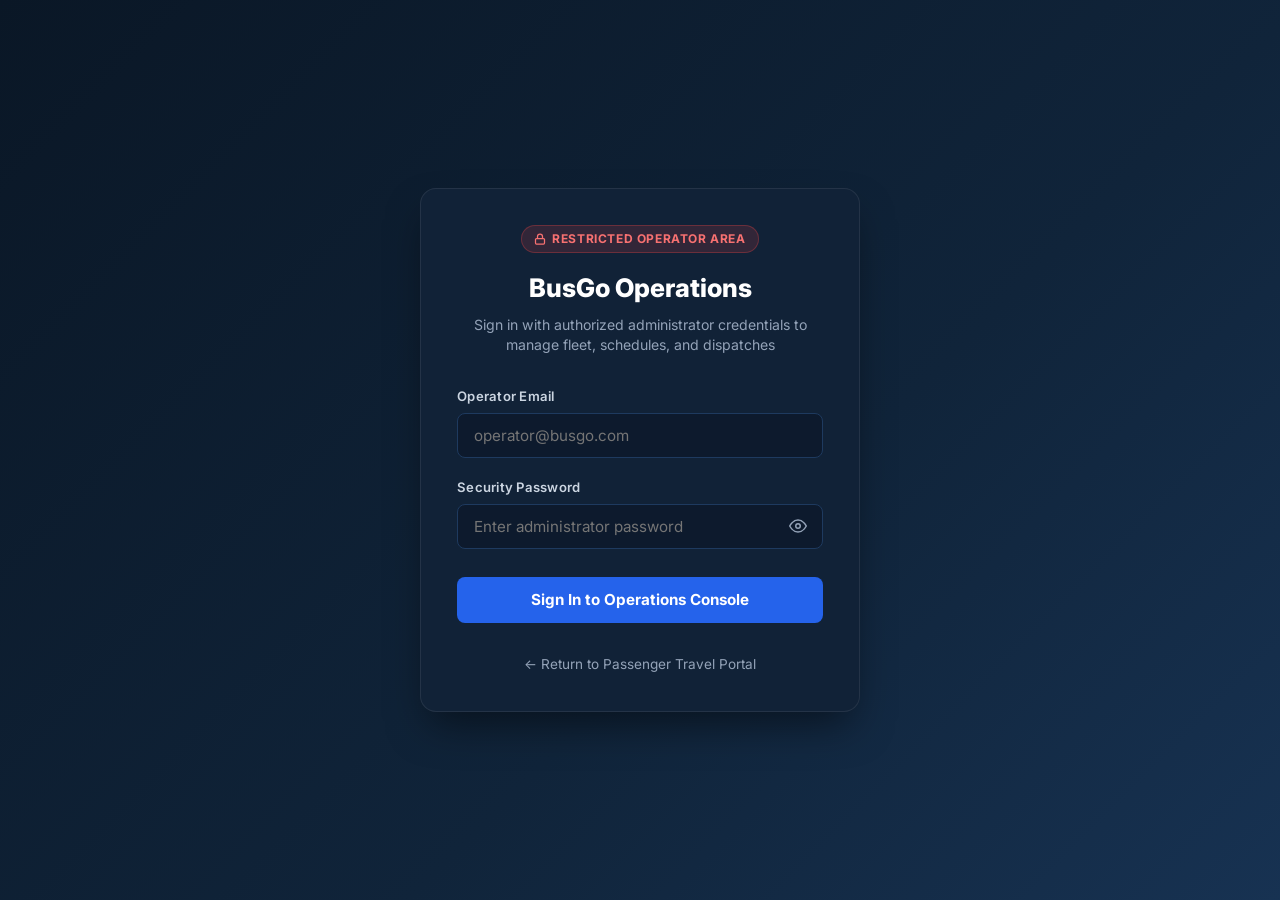
<file: frontend/admin-login.html>
<!DOCTYPE html>
<html lang="en">
<head>
  <meta charset="UTF-8" />
  <meta name="viewport" content="width=device-width, initial-scale=1.0" />
  <title>Admin Operations Sign In — BusGo</title>
  <link rel="stylesheet" href="assets/css/variables.css" />
  <link rel="stylesheet" href="assets/css/common.css" />
  <link rel="stylesheet" href="assets/css/admin.css" />
  <link rel="preconnect" href="https://fonts.googleapis.com">
  <link rel="preconnect" href="https://fonts.gstatic.com" crossorigin>
  <link href="https://fonts.googleapis.com/css2?family=Inter:wght@400;500;600;700;800&family=JetBrains+Mono:wght@500;700&display=swap" rel="stylesheet">
  <style>
    .admin-login-body {
      min-height: 100vh;
      display: flex;
      flex-direction: column;
      justify-content: center;
      align-items: center;
      background: linear-gradient(135deg, #0a1726 0%, #10243a 60%, #173252 100%);
      padding: 1.5rem;
      font-family: var(--font-sans, 'Inter', sans-serif);
      color: #e2e8f0;
    }
    .admin-login-card {
      width: 100%;
      max-width: 440px;
      background: #112237;
      border: 1px solid rgba(255, 255, 255, 0.08);
      border-radius: 16px;
      box-shadow: 0 20px 40px -10px rgba(0, 0, 0, 0.5);
      padding: 2.25rem;
    }
    .admin-login-header {
      text-align: center;
      margin-bottom: 2rem;
    }
    .admin-login-badge {
      display: inline-flex;
      align-items: center;
      gap: 6px;
      background: rgba(239, 68, 68, 0.15);
      border: 1px solid rgba(239, 68, 68, 0.3);
      color: #f87171;
      padding: 4px 12px;
      border-radius: 9999px;
      font-size: 0.75rem;
      font-weight: 700;
      letter-spacing: 0.05em;
      text-transform: uppercase;
      margin-bottom: 1rem;
    }
    .admin-login-title {
      font-size: 1.6rem;
      font-weight: 800;
      color: #ffffff;
      margin: 0 0 0.5rem;
    }
    .admin-login-subtitle {
      font-size: 0.88rem;
      color: #94a3b8;
      margin: 0;
      line-height: 1.4;
    }
    .admin-form-group {
      margin-bottom: 1.25rem;
    }
    .admin-form-label {
      display: block;
      font-size: 0.82rem;
      font-weight: 600;
      color: #cbd5e1;
      margin-bottom: 0.4rem;
      letter-spacing: 0.02em;
    }
    .admin-input-wrap {
      position: relative;
    }
    .admin-input {
      width: 100%;
      background: #0d1a2d;
      border: 1px solid #1e3a5f;
      border-radius: 8px;
      color: #ffffff;
      padding: 0.75rem 1rem;
      font-size: 0.95rem;
      outline: none;
      transition: border-color 0.15s ease, box-shadow 0.15s ease;
      box-sizing: border-box;
    }
    .admin-input:focus {
      border-color: #3b82f6;
      box-shadow: 0 0 0 3px rgba(59, 130, 246, 0.25);
    }
    .admin-input.is-invalid {
      border-color: #ef4444;
      box-shadow: 0 0 0 3px rgba(239, 68, 68, 0.25);
    }
    .admin-toggle-pwd {
      position: absolute;
      right: 12px;
      top: 50%;
      transform: translateY(-50%);
      background: transparent;
      border: none;
      color: #94a3b8;
      cursor: pointer;
      padding: 4px;
      display: flex;
      align-items: center;
      justify-content: center;
    }
    .admin-toggle-pwd:hover {
      color: #ffffff;
    }
    .admin-submit-btn {
      width: 100%;
      background: #2563eb;
      color: #ffffff;
      border: none;
      border-radius: 8px;
      padding: 0.85rem;
      font-size: 0.95rem;
      font-weight: 700;
      cursor: pointer;
      transition: background-color 0.15s ease;
      margin-top: 0.5rem;
    }
    .admin-submit-btn:hover {
      background: #1d4ed8;
    }
    .admin-submit-btn:disabled {
      opacity: 0.7;
      cursor: not-allowed;
    }
    .admin-alert {
      background: rgba(239, 68, 68, 0.12);
      border: 1px solid rgba(239, 68, 68, 0.3);
      color: #fca5a5;
      padding: 0.75rem 1rem;
      border-radius: 8px;
      font-size: 0.85rem;
      margin-bottom: 1.25rem;
      line-height: 1.4;
    }
    .admin-footer-link {
      margin-top: 1.75rem;
      text-align: center;
    }
    .admin-footer-link a {
      color: #94a3b8;
      text-decoration: none;
      font-size: 0.85rem;
      transition: color 0.15s ease;
    }
    .admin-footer-link a:hover {
      color: #ffffff;
    }
    .field-error-text {
      color: #fca5a5;
      font-size: 0.78rem;
      margin-top: 0.35rem;
      display: block;
    }
    .hidden {
      display: none !important;
    }
  </style>
</head>
<body class="admin-login-body">
  <div class="admin-login-card">
    <div class="admin-login-header">
      <div class="admin-login-badge">
        <svg width="12" height="12" viewBox="0 0 24 24" fill="none" stroke="currentColor" stroke-width="2.5">
          <rect x="3" y="11" width="18" height="11" rx="2" ry="2"/>
          <path d="M7 11V7a5 5 0 0 1 10 0v4"/>
        </svg>
        Restricted Operator Area
      </div>
      <h1 class="admin-login-title">BusGo Operations</h1>
      <p class="admin-login-subtitle">Sign in with authorized administrator credentials to manage fleet, schedules, and dispatches</p>
    </div>

    <!-- Alert Banner -->
    <div id="adminAlert" class="admin-alert hidden" role="alert"></div>

    <form id="adminLoginForm" novalidate>
      <div class="admin-form-group">
        <label for="adminEmail" class="admin-form-label">Operator Email</label>
        <div class="admin-input-wrap">
          <input type="email" id="adminEmail" class="admin-input" placeholder="operator@busgo.com" autocomplete="email" required />
        </div>
        <span class="field-error-text hidden" id="adminEmailError"></span>
      </div>

      <div class="admin-form-group">
        <label for="adminPassword" class="admin-form-label">Security Password</label>
        <div class="admin-input-wrap">
          <input type="password" id="adminPassword" class="admin-input" placeholder="Enter administrator password" autocomplete="current-password" required />
          <button type="button" class="admin-toggle-pwd" id="togglePasswordBtn" aria-label="Show password" title="Show password">
            <svg id="eyeOpenIcon" width="18" height="18" viewBox="0 0 24 24" fill="none" stroke="currentColor" stroke-width="2">
              <path d="M1 12s4-8 11-8 11 8 11 8-4 8-11 8-11-8-11-8z"></path>
              <circle cx="12" cy="12" r="3"></circle>
            </svg>
            <svg id="eyeOffIcon" class="hidden" width="18" height="18" viewBox="0 0 24 24" fill="none" stroke="currentColor" stroke-width="2">
              <path d="M17.94 17.94A10.07 10.07 0 0 1 12 20c-7 0-11-8-11-8a18.45 18.45 0 0 1 5.06-5.94M9.9 4.24A9.12 9.12 0 0 1 12 4c7 0 11 8 11 8a18.5 18.5 0 0 1-2.16 3.19m-6.72-1.07a3 3 0 1 1-4.24-4.24"></path>
              <line x1="1" y1="1" x2="23" y2="23"></line>
            </svg>
          </button>
        </div>
        <span class="field-error-text hidden" id="adminPasswordError"></span>
      </div>

      <button type="submit" class="admin-submit-btn" id="adminLoginBtn">
        Sign In to Operations Console
      </button>
    </form>

    <div class="admin-footer-link">
      <a href="index.html">← Return to Passenger Travel Portal</a>
    </div>
  </div>

  <script type="module">
    import { AuthService } from './assets/js/auth.js';
    import { ApiClient } from './assets/js/api.js';

    function sanitizeRedirectUrl(url, defaultUrl = 'admin.html') {
      if (!url || typeof url !== 'string') return defaultUrl;
      const trimmed = url.trim();
      // Block open redirects (protocols, protocol-relative //, javascript:, data:)
      if (trimmed.startsWith('//') || /^[a-zA-Z][a-zA-Z0-9+.-]*:/.test(trimmed)) {
        return defaultUrl;
      }
      // Must be an admin-related destination or relative file
      return trimmed;
    }

    document.addEventListener('DOMContentLoaded', () => {
      const form = document.getElementById('adminLoginForm');
      const emailInput = document.getElementById('adminEmail');
      const passwordInput = document.getElementById('adminPassword');
      const submitBtn = document.getElementById('adminLoginBtn');
      const alertEl = document.getElementById('adminAlert');
      const emailError = document.getElementById('adminEmailError');
      const passwordError = document.getElementById('adminPasswordError');
      const togglePwdBtn = document.getElementById('togglePasswordBtn');
      const eyeOpen = document.getElementById('eyeOpenIcon');
      const eyeOff = document.getElementById('eyeOffIcon');

      const urlParams = new URLSearchParams(window.location.search);
      const rawRedirect = urlParams.get('redirect') || urlParams.get('returnUrl') || 'admin.html';
      const redirectUrl = sanitizeRedirectUrl(rawRedirect, 'admin.html');

      // Toggle password visibility
      togglePwdBtn.addEventListener('click', () => {
        const isPassword = passwordInput.type === 'password';
        passwordInput.type = isPassword ? 'text' : 'password';
        eyeOpen.classList.toggle('hidden', isPassword);
        eyeOff.classList.toggle('hidden', !isPassword);
        togglePwdBtn.setAttribute('aria-label', isPassword ? 'Hide password' : 'Show password');
      });

      function clearErrors() {
        alertEl.classList.add('hidden');
        alertEl.textContent = '';
        emailInput.classList.remove('is-invalid');
        passwordInput.classList.remove('is-invalid');
        emailError.classList.add('hidden');
        passwordError.classList.add('hidden');
      }

      [emailInput, passwordInput].forEach(inp => {
        inp.addEventListener('input', clearErrors);
      });

      form.addEventListener('submit', async (e) => {
        e.preventDefault();
        clearErrors();

        const email = emailInput.value.trim();
        const password = passwordInput.value;
        let hasError = false;

        if (!email || !/^[^\s@]+@[^\s@]+\.[^\s@]+$/.test(email)) {
          emailInput.classList.add('is-invalid');
          emailError.textContent = 'Please enter a valid administrator email address.';
          emailError.classList.remove('hidden');
          hasError = true;
        }

        if (!password) {
          passwordInput.classList.add('is-invalid');
          passwordError.textContent = 'Please enter your administrator password.';
          passwordError.classList.remove('hidden');
          hasError = true;
        }

        if (hasError) return;

        try {
          submitBtn.disabled = true;
          submitBtn.textContent = 'Verifying credentials...';

          const user = await AuthService.login(email, password);

          // Strictly enforce admin role check
          const role = user && user.role;
          const isAdmin = role === 'ROLE_ADMIN' || role === 'ADMIN';

          if (!isAdmin) {
            // Customer attempted to use the admin portal
            AuthService.logout(null);
            alertEl.textContent = 'Access Denied: This operations portal is strictly restricted to administrator accounts.';
            alertEl.classList.remove('hidden');
            return;
          }

          // Ensure session is synchronized in root ApiClient keys too for cross-page compatibility
          const token = ApiClient.getToken();
          if (token) {
            localStorage.setItem('busgo_jwt_token', token);
            localStorage.setItem('busgo_token', token);
          }

          window.location.href = redirectUrl;
        } catch (err) {
          alertEl.textContent = err.message || 'Invalid administrator email or password.';
          alertEl.classList.remove('hidden');
        } finally {
          submitBtn.disabled = false;
          submitBtn.textContent = 'Sign In to Operations Console';
        }
      });
    });
  </script>
</body>
</html>
</file>
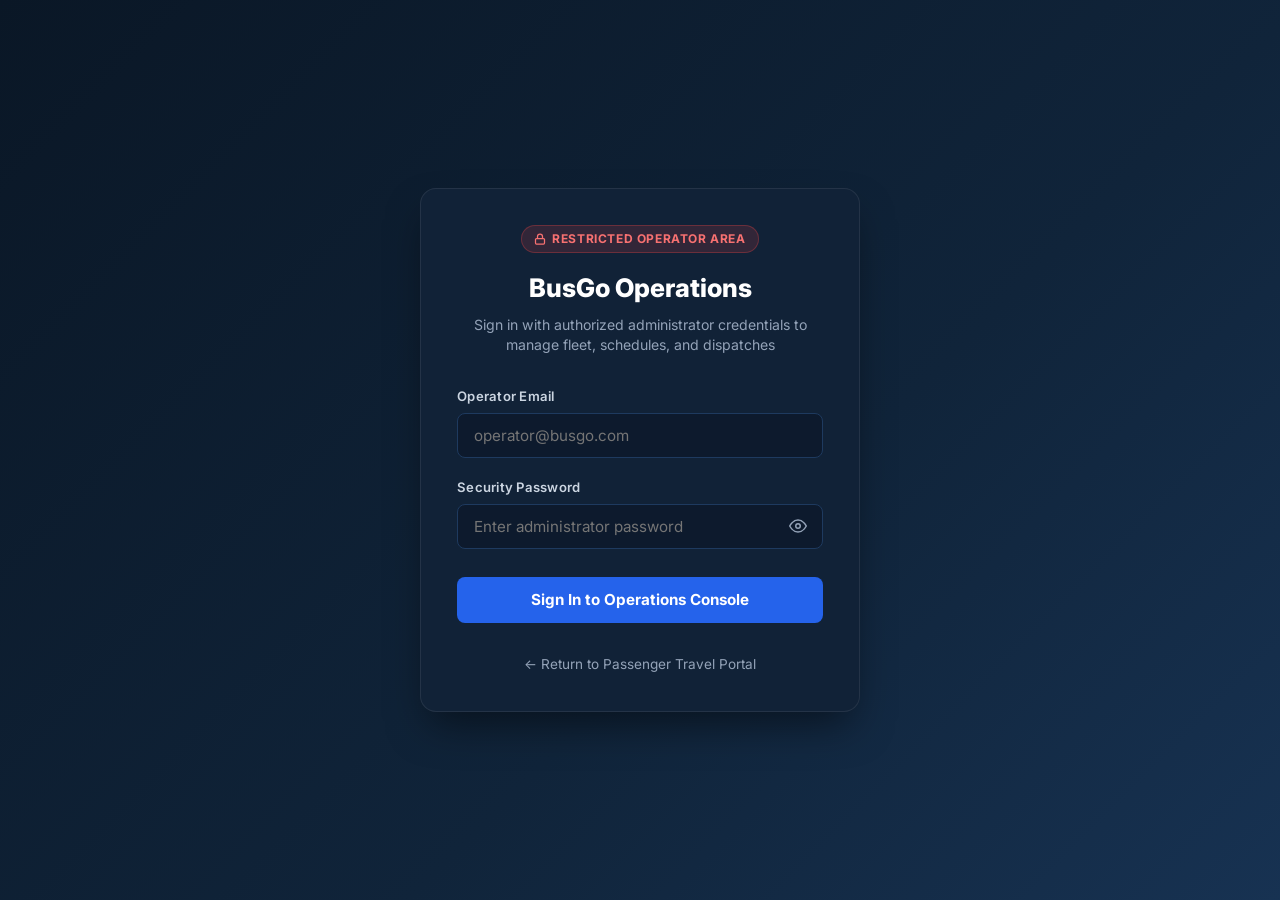
<file: frontend/admin.html>
<!DOCTYPE html>
<html lang="en">
<head>
  <meta charset="UTF-8">
  <meta name="viewport" content="width=device-width, initial-scale=1.0">
  <title>Admin Operations Center - BusGo</title>
  <link rel="stylesheet" href="assets/css/variables.css">
  <link rel="stylesheet" href="assets/css/common.css">
  <link rel="stylesheet" href="assets/css/admin.css">
  <link rel="preconnect" href="https://fonts.googleapis.com">
  <link rel="preconnect" href="https://fonts.gstatic.com" crossorigin>
  <link href="https://fonts.googleapis.com/css2?family=Inter:wght@400;500;600;700;800&family=JetBrains+Mono:wght@500;700&display=swap" rel="stylesheet">
</head>
<body class="admin-layout">
  <!-- Sidebar -->
  <aside class="admin-sidebar">
    <div class="admin-brand">
      <div class="admin-brand-title">Bus<span>Go</span></div>
      <span class="admin-badge">Admin</span>
    </div>

    <nav class="admin-nav">
      <a class="admin-nav-item active" data-view="dashboard">
        <svg viewBox="0 0 24 24" fill="none" stroke="currentColor" stroke-width="2"><rect x="3" y="3" width="7" height="7"/><rect x="14" y="3" width="7" height="7"/><rect x="14" y="14" width="7" height="7"/><rect x="3" y="14" width="7" height="7"/></svg>
        <span>Dashboard</span>
      </a>

      <a class="admin-nav-item" data-view="schedules">
        <svg viewBox="0 0 24 24" fill="none" stroke="currentColor" stroke-width="2"><rect x="3" y="4" width="18" height="18" rx="2" ry="2"/><line x1="16" y1="2" x2="16" y2="6"/><line x1="8" y1="2" x2="8" y2="6"/><line x1="3" y1="10" x2="21" y2="10"/></svg>
        <span>Trip Schedules</span>
      </a>

      <a class="admin-nav-item" data-view="buses">
        <svg viewBox="0 0 24 24" fill="none" stroke="currentColor" stroke-width="2"><path d="M8 6v6"/><path d="M15 6v6"/><path d="M2 12h19.6"/><path d="M18 18h3s.5-1.7.8-2.8c.1-.4.2-.8.2-1.2 0-.4-.1-.8-.2-1.2L21 10h-3"/><rect x="2" y="6" width="16" height="12" rx="2"/><circle cx="6" cy="18" r="2"/><circle cx="14" cy="18" r="2"/></svg>
        <span>Bus Fleet</span>
      </a>

      <a class="admin-nav-item" data-view="routes">
        <svg viewBox="0 0 24 24" fill="none" stroke="currentColor" stroke-width="2"><circle cx="6" cy="19" r="3"/><path d="M9 19h8.5a4.5 4.5 0 0 0 0-9H5a3 3 0 0 1 0-6h14"/></svg>
        <span>Routes & Fares</span>
      </a>

      <a class="admin-nav-item" data-view="drivers">
        <svg viewBox="0 0 24 24" fill="none" stroke="currentColor" stroke-width="2"><path d="M20 21v-2a4 4 0 0 0-4-4H8a4 4 0 0 0-4 4v2"/><circle cx="12" cy="7" r="4"/></svg>
        <span>Drivers</span>
      </a>

      <a class="admin-nav-item" data-view="bookings">
        <svg viewBox="0 0 24 24" fill="none" stroke="currentColor" stroke-width="2"><path d="M14 2H6a2 2 0 0 0-2 2v16a2 2 0 0 0 2 2h12a2 2 0 0 0 2-2V8z"/><polyline points="14 2 14 8 20 8"/><line x1="16" y1="13" x2="8" y2="13"/><line x1="16" y1="17" x2="8" y2="17"/></svg>
        <span>Bookings & Refunds</span>
      </a>

      <a class="admin-nav-item" data-view="notifications">
        <svg viewBox="0 0 24 24" fill="none" stroke="currentColor" stroke-width="2"><path d="M21 11.5a8.38 8.38 0 0 1-.9 3.8 8.5 8.5 0 0 1-7.6 4.7 8.38 8.38 0 0 1-3.8-.9L3 21l1.9-5.7a8.38 8.38 0 0 1-.9-3.8 8.5 8.5 0 0 1 4.7-7.6 8.38 8.38 0 0 1 3.8-.9h.5a8.48 8.48 0 0 1 8 8v.5z"/></svg>
        <span>WhatsApp Dispatches</span>
      </a>
    </nav>

    <div class="admin-sidebar-footer">
      <div class="admin-user-profile">
        <div class="admin-avatar">AD</div>
        <div class="admin-user-info">
          <span class="admin-user-name" id="adminUserName">Admin</span>
          <span class="admin-user-role">Super Administrator</span>
        </div>
      </div>
      <button id="adminLogoutBtn" title="Logout" style="background:transparent; border:none; color:#94a3b8; cursor:pointer;">
        <svg width="18" height="18" viewBox="0 0 24 24" fill="none" stroke="currentColor" stroke-width="2"><path d="M9 21H5a2 2 0 0 1-2-2V5a2 2 0 0 1 2-2h4"/><polyline points="16 17 21 12 16 7"/><line x1="21" y1="12" x2="9" y2="12"/></svg>
      </button>
    </div>
  </aside>

  <!-- Main View -->
  <div class="admin-main">
    <header class="admin-topbar">
      <h1 class="admin-topbar-title" id="adminViewTitle">Operations Dashboard</h1>
      <div class="admin-topbar-actions">
        <a href="index.html" class="btn btn-secondary btn-sm" target="_blank">View Passenger Portal &nearr;</a>
        <button id="cleanupHoldsBtn" class="btn btn-secondary btn-sm" title="Release seat locks whose 10-minute hold window has expired">
          Clear Expired Holds
        </button>
        <button id="triggerDispatchBtn" class="btn btn-primary btn-sm" style="background:#059669; border-color:#059669;" title="Test and trigger driver manifests (Simulated in Mock Provider mode)">
          Run WhatsApp Dispatch (Mock Simulation)
        </button>
      </div>
    </header>

    <main class="admin-content">
      <!-- 1. DASHBOARD VIEW -->
      <section id="viewDashboard" class="admin-view-panel active">
        <div class="metrics-grid">
          <div class="metric-card">
            <div class="metric-icon-wrap metric-icon-bookings">
              <svg width="24" height="24" viewBox="0 0 24 24" fill="none" stroke="currentColor" stroke-width="2"><path d="M16 21v-2a4 4 0 0 0-4-4H5a4 4 0 0 0-4 4v2"/><circle cx="8.5" cy="7" r="4"/><polyline points="17 11 19 13 23 9"/></svg>
            </div>
            <div class="metric-content">
              <span class="metric-label">Confirmed Bookings</span>
              <span class="metric-value" id="metricBookingsCount">0</span>
            </div>
          </div>

          <div class="metric-card">
            <div class="metric-icon-wrap metric-icon-revenue">
              <svg width="24" height="24" viewBox="0 0 24 24" fill="none" stroke="currentColor" stroke-width="2"><line x1="12" y1="1" x2="12" y2="23"/><path d="M17 5H9.5a3.5 3.5 0 0 0 0 7h5a3.5 3.5 0 0 1 0 7H6"/></svg>
            </div>
            <div class="metric-content">
              <span class="metric-label">Gross Revenue</span>
              <span class="metric-value" id="metricRevenue">₹0</span>
            </div>
          </div>

          <div class="metric-card">
            <div class="metric-icon-wrap metric-icon-buses">
              <svg width="24" height="24" viewBox="0 0 24 24" fill="none" stroke="currentColor" stroke-width="2"><rect x="2" y="6" width="16" height="12" rx="2"/><circle cx="6" cy="18" r="2"/><circle cx="14" cy="18" r="2"/></svg>
            </div>
            <div class="metric-content">
              <span class="metric-label">Active Buses</span>
              <span class="metric-value" id="metricBuses">0</span>
            </div>
          </div>

          <div class="metric-card">
            <div class="metric-icon-wrap metric-icon-dispatch">
              <svg width="24" height="24" viewBox="0 0 24 24" fill="none" stroke="currentColor" stroke-width="2"><path d="M21 11.5a8.38 8.38 0 0 1-.9 3.8 8.5 8.5 0 0 1-7.6 4.7 8.38 8.38 0 0 1-3.8-.9L3 21l1.9-5.7a8.38 8.38 0 0 1-.9-3.8 8.5 8.5 0 0 1 4.7-7.6 8.38 8.38 0 0 1 3.8-.9h.5a8.48 8.48 0 0 1 8 8v.5z"/></svg>
            </div>
            <div class="metric-content">
              <span class="metric-label">WhatsApp Dispatches</span>
              <span class="metric-value" id="metricDispatches">0</span>
            </div>
          </div>
        </div>

        <div class="admin-card">
          <div class="admin-card-header">
            <h3 class="admin-card-title">Recent Trips & Operational Schedules</h3>
            <button class="btn btn-secondary btn-sm" id="dashViewAllSchedules">Manage All Schedules</button>
          </div>
          <div class="admin-table-wrapper">
            <table class="admin-table">
              <thead>
                <tr>
                  <th>Schedule ID</th>
                  <th>Route</th>
                  <th>Bus (Reg)</th>
                  <th>Date & Time</th>
                  <th>Assigned Driver</th>
                  <th>Base Fare</th>
                  <th>Status</th>
                </tr>
              </thead>
              <tbody id="dashSchedulesBody">
                <!-- Dynamically loaded -->
              </tbody>
            </table>
          </div>
        </div>
      </section>

      <!-- 2. SCHEDULES VIEW -->
      <section id="viewSchedules" class="admin-view-panel" style="display:none;">
        <div class="admin-card">
          <div class="admin-card-header" style="flex-wrap: wrap; gap: 12px;">
            <div>
              <h3 class="admin-card-title">Trip Schedules</h3>
              <div style="font-size:var(--text-xs); color:var(--color-text-muted); margin-top:2px;">
                Showing today's and upcoming operational journeys by default.
              </div>
            </div>
            <div style="display: flex; align-items: center; gap: 8px;">
              <select id="scheduleFilterSelect" class="form-control" style="width: auto; padding: 5px 12px; font-size: var(--text-xs); background: #0f172a; color: #f8fafc; border: 1px solid rgba(255,255,255,0.15); border-radius: 6px;">
                <option value="upcoming" selected>Upcoming & Today (Default)</option>
                <option value="all">All Trips (Including Past History)</option>
                <option value="past">Past Trips Only</option>
              </select>
              <button class="btn btn-primary btn-sm" id="openAddScheduleModalBtn">+ Add New Schedule</button>
            </div>
          </div>
          <div class="admin-table-wrapper">
            <table class="admin-table">
              <thead>
                <tr>
                  <th>ID</th>
                  <th>Route</th>
                  <th>Bus</th>
                  <th>Journey Date</th>
                  <th>Departure</th>
                  <th>Arrival</th>
                  <th>Fare</th>
                  <th>Driver</th>
                  <th>Status</th>
                  <th>Actions</th>
                </tr>
              </thead>
              <tbody id="schedulesTableBody"></tbody>
            </table>
          </div>
        </div>
      </section>

      <!-- 3. BUSES VIEW -->
      <section id="viewBuses" class="admin-view-panel" style="display:none;">
        <div class="admin-card">
          <div class="admin-card-header">
            <div>
              <h3 class="admin-card-title">Bus Fleet Management</h3>
              <div style="font-size:var(--text-xs); color:var(--color-text-muted); margin-top:2px;">
                Active buses available for dispatch and route assignment.
              </div>
            </div>
            <button class="btn btn-primary btn-sm" id="openAddBusModalBtn">+ Register Bus</button>
          </div>
          <div class="admin-table-wrapper">
            <table class="admin-table">
              <thead>
                <tr>
                  <th>ID</th>
                  <th>Bus Name</th>
                  <th>Registration</th>
                  <th>Type</th>
                  <th>Capacity</th>
                  <th>Status</th>
                  <th>Actions</th>
                </tr>
              </thead>
              <tbody id="busesTableBody"></tbody>
            </table>
          </div>
        </div>
      </section>

      <!-- 4. ROUTES VIEW -->
      <section id="viewRoutes" class="admin-view-panel" style="display:none;">
        <div class="admin-card">
          <div class="admin-card-header">
            <h3 class="admin-card-title">Routes & Pricing</h3>
            <button class="btn btn-primary btn-sm" id="openAddRouteModalBtn">+ Add Route</button>
          </div>
          <div class="admin-table-wrapper">
            <table class="admin-table">
              <thead>
                <tr>
                  <th>ID</th>
                  <th>Origin</th>
                  <th>Destination</th>
                  <th>Duration</th>
                  <th>Base Fare</th>
                  <th>Pickup / Drop</th>
                  <th>Status</th>
                </tr>
              </thead>
              <tbody id="routesTableBody"></tbody>
            </table>
          </div>
        </div>
      </section>

      <!-- 5. DRIVERS VIEW -->
      <section id="viewDrivers" class="admin-view-panel" style="display:none;">
        <div class="admin-card">
          <div class="admin-card-header">
            <h3 class="admin-card-title">Assigned Trip Drivers</h3>
            <button class="btn btn-primary btn-sm" id="openAddDriverModalBtn">+ Add Driver</button>
          </div>
          <div class="admin-table-wrapper">
            <table class="admin-table">
              <thead>
                <tr>
                  <th>ID</th>
                  <th>Driver Name</th>
                  <th>License Number</th>
                  <th>Mobile Number (WhatsApp)</th>
                  <th>Status</th>
                  <th>Actions</th>
                </tr>
              </thead>
              <tbody id="driversTableBody"></tbody>
            </table>
          </div>
        </div>
      </section>

      <!-- 6. BOOKINGS VIEW -->
      <section id="viewBookings" class="admin-view-panel" style="display:none;">
        <div class="admin-card">
          <div class="admin-card-header">
            <h3 class="admin-card-title">All Customer Reservations</h3>
          </div>
          <div class="admin-table-wrapper">
            <table class="admin-table">
              <thead>
                <tr>
                  <th>PNR Ref</th>
                  <th>Customer Email</th>
                  <th>Contact Phone</th>
                  <th>Route</th>
                  <th>Date</th>
                  <th>Seats</th>
                  <th>Total Fare</th>
                  <th>Status</th>
                  <th>Payment</th>
                </tr>
              </thead>
              <tbody id="bookingsTableBody"></tbody>
            </table>
          </div>
        </div>
      </section>

      <!-- 7. WHATSAPP NOTIFICATIONS VIEW -->
      <section id="viewNotifications" class="admin-view-panel" style="display:none;">
        <div class="admin-card">
          <div class="admin-card-header">
            <div>
              <h3 class="admin-card-title">Driver WhatsApp Dispatch Log <span style="font-size: 11px; font-weight:600; padding: 2px 8px; border-radius: 4px; background: rgba(59, 130, 246, 0.15); color: #60a5fa; border: 1px solid rgba(59, 130, 246, 0.3); margin-left: 8px;">MOCK SIMULATION MODE</span></h3>
              <div style="font-size:var(--text-xs); color:var(--color-text-muted); margin-top:2px;">
                Configured in simulated mock mode (busgo.whatsapp.mode=MOCK). Generates driver boarding manifests and dispatch logs without external carrier fees.
              </div>
            </div>
            <button class="btn btn-secondary btn-sm" id="refreshNotifsBtn">Refresh Logs</button>
          </div>
          <div class="admin-table-wrapper">
            <table class="admin-table">
              <thead>
                <tr>
                  <th>Log ID</th>
                  <th>Schedule ID</th>
                  <th>Driver Recipient</th>
                  <th>Mode / Status</th>
                  <th>Trigger Source</th>
                  <th>Dispatched At</th>
                  <th>Actions</th>
                </tr>
              </thead>
              <tbody id="notificationsTableBody"></tbody>
            </table>
          </div>
        </div>
      </section>
    </main>
  </div>

  <!-- MODAL: ADD / EDIT SCHEDULE -->
  <div id="scheduleModal" class="modal-overlay">
    <div class="modal-dialog">
      <div class="modal-header">
        <h3 class="modal-title" id="scheduleModalTitle">Create Trip Schedule</h3>
        <button class="modal-close-btn" data-modal="scheduleModal">&times;</button>
      </div>
      <form id="scheduleForm">
        <div class="modal-body">
          <div class="form-group">
            <label class="form-label">Bus</label>
            <select id="schBusId" class="form-control" required></select>
          </div>
          <div class="form-group">
            <label class="form-label">Route</label>
            <select id="schRouteId" class="form-control" required></select>
          </div>
          <div class="form-group">
            <label class="form-label">Assigned Driver</label>
            <select id="schDriverId" class="form-control" required></select>
          </div>
          <div class="form-group">
            <label class="form-label">Journey Date</label>
            <input type="date" id="schDate" class="form-control" required>
          </div>
          <div class="form-grid-2">
            <div class="form-group">
              <label class="form-label">Departure Time</label>
              <input type="time" id="schDepTime" class="form-control" required>
            </div>
            <div class="form-group">
              <label class="form-label">Arrival Time</label>
              <input type="time" id="schArrTime" class="form-control" required>
            </div>
          </div>
          <div class="form-group">
            <label class="form-label">Trip Fare (₹)</label>
            <input type="number" id="schFare" class="form-control" min="100" required>
          </div>
        </div>
        <div class="modal-footer">
          <button type="button" class="btn btn-secondary btn-sm" data-modal="scheduleModal">Cancel</button>
          <button type="submit" class="btn btn-primary btn-sm">Save Schedule</button>
        </div>
      </form>
    </div>
  </div>

  <!-- MODAL: ADD BUS -->
  <div id="busModal" class="modal-overlay">
    <div class="modal-dialog">
      <div class="modal-header">
        <h3 class="modal-title">Register Bus</h3>
        <button class="modal-close-btn" data-modal="busModal">&times;</button>
      </div>
      <form id="busForm">
        <div class="modal-body">
          <div class="form-group">
            <label class="form-label">Bus Name</label>
            <input type="text" id="busName" class="form-control" placeholder="BusGo Royal Sleeper" required>
          </div>
          <div class="form-group">
            <label class="form-label">Registration Number</label>
            <input type="text" id="busReg" class="form-control" placeholder="TN-58-BG-1004" required>
          </div>
          <div class="form-group">
            <label class="form-label">Bus Type</label>
            <select id="busType" class="form-control" required>
              <option value="SLEEPER_AC">AC Sleeper (2+1)</option>
              <option value="SEATER_AC">AC Executive Seater (2+2)</option>
              <option value="SEMI_SLEEPER_AC">AC Semi-Sleeper</option>
            </select>
          </div>
          <div class="form-group">
            <label class="form-label">Total Seat Capacity</label>
            <input type="number" id="busCapacity" class="form-control" value="30" min="10" max="60" required>
          </div>
        </div>
        <div class="modal-footer">
          <button type="button" class="btn btn-secondary btn-sm" data-modal="busModal">Cancel</button>
          <button type="submit" class="btn btn-primary btn-sm">Save Bus</button>
        </div>
      </form>
    </div>
  </div>

  <!-- MODAL: ADD ROUTE -->
  <div id="routeModal" class="modal-overlay">
    <div class="modal-dialog">
      <div class="modal-header">
        <h3 class="modal-title">Create Route</h3>
        <button class="modal-close-btn" data-modal="routeModal">&times;</button>
      </div>
      <form id="routeForm">
        <div class="modal-body">
          <div class="form-grid-2">
            <div class="form-group">
              <label class="form-label">Origin City</label>
              <input type="text" id="routeOrigin" class="form-control" placeholder="Madurai" required>
            </div>
            <div class="form-group">
              <label class="form-label">Destination City</label>
              <input type="text" id="routeDest" class="form-control" placeholder="Chennai" required>
            </div>
          </div>
          <div class="form-grid-2">
            <div class="form-group">
              <label class="form-label">Estimated Duration (Mins)</label>
              <input type="number" id="routeDuration" class="form-control" placeholder="480" required>
            </div>
            <div class="form-group">
              <label class="form-label">Base Fare (₹)</label>
              <input type="number" id="routeFare" class="form-control" placeholder="750" required>
            </div>
          </div>
          <div class="form-group">
            <label class="form-label">Boarding Point</label>
            <input type="text" id="routeBoarding" class="form-control" placeholder="Mattuthavani Integrated Bus Terminal" required>
          </div>
          <div class="form-group">
            <label class="form-label">Drop Point</label>
            <input type="text" id="routeDrop" class="form-control" placeholder="Koyambedu CMBT / Guindy" required>
          </div>
        </div>
        <div class="modal-footer">
          <button type="button" class="btn btn-secondary btn-sm" data-modal="routeModal">Cancel</button>
          <button type="submit" class="btn btn-primary btn-sm">Save Route</button>
        </div>
      </form>
    </div>
  </div>

  <!-- MODAL: ADD DRIVER -->
  <div id="driverModal" class="modal-overlay">
    <div class="modal-dialog">
      <div class="modal-header">
        <h3 class="modal-title">Register Driver</h3>
        <button class="modal-close-btn" data-modal="driverModal">&times;</button>
      </div>
      <form id="driverForm">
        <div class="modal-body">
          <div class="form-group">
            <label class="form-label">Driver Full Name</label>
            <input type="text" id="driverName" class="form-control" placeholder="M. Murugan" required>
          </div>
          <div class="form-group">
            <label class="form-label">License Number</label>
            <input type="text" id="driverLicense" class="form-control" placeholder="TN58 20180004921" required>
          </div>
          <div class="form-group">
            <label class="form-label">WhatsApp Mobile Number</label>
            <input type="tel" id="driverPhone" class="form-control" placeholder="+919876543211" required>
          </div>
        </div>
        <div class="modal-footer">
          <button type="button" class="btn btn-secondary btn-sm" data-modal="driverModal">Cancel</button>
          <button type="submit" class="btn btn-primary btn-sm">Save Driver</button>
        </div>
      </form>
    </div>
  </div>

  <div id="toastContainer" class="toast-container"></div>

  <script type="module" src="assets/js/admin.js"></script>
</body>
</html>
</file>
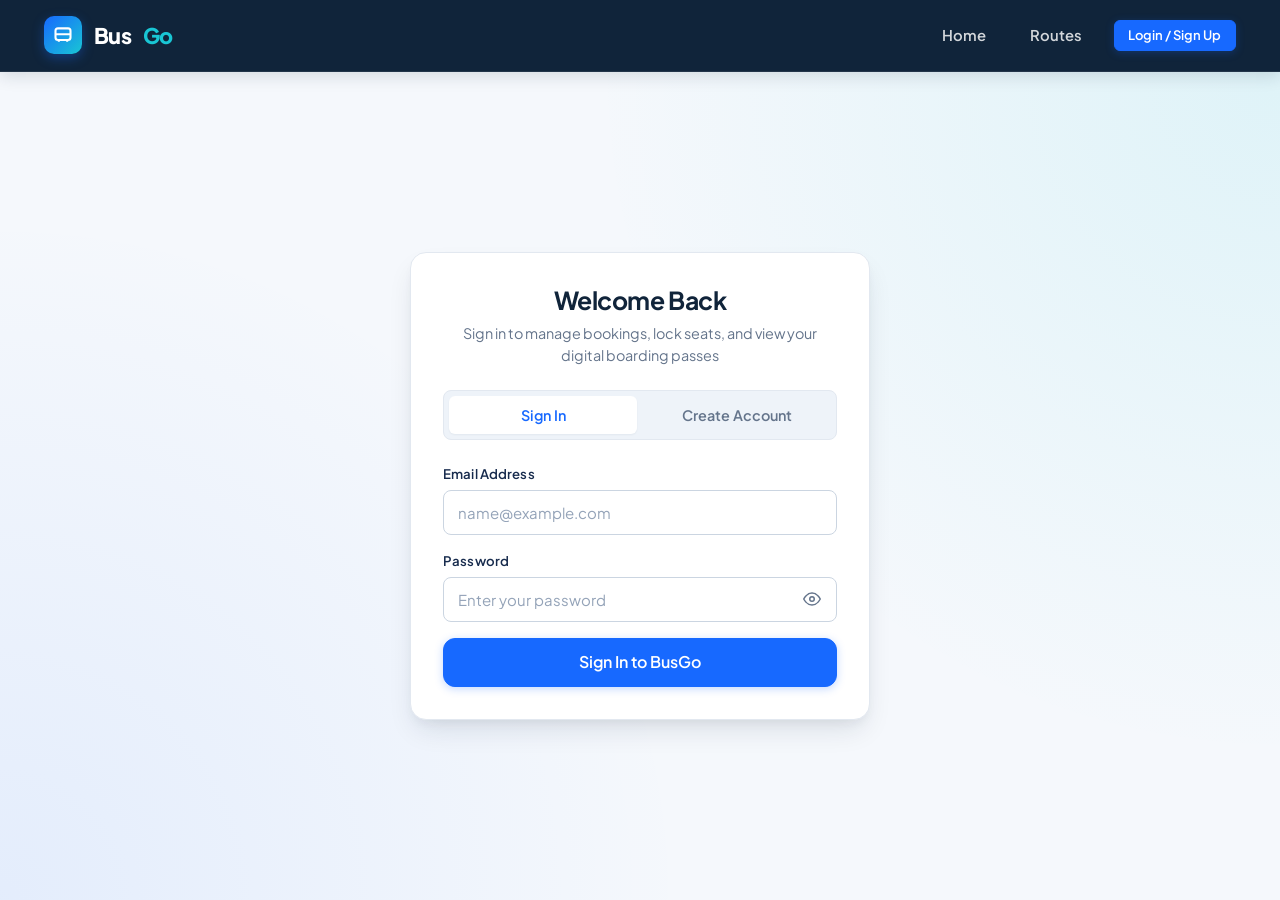
<file: frontend/checkout.html>
<!DOCTYPE html>
<html lang="en">
<head>
  <meta charset="UTF-8" />
  <meta name="viewport" content="width=device-width, initial-scale=1.0" />
  <title>Passenger Details &amp; Secure Payment — BusGo</title>
  <link rel="stylesheet" href="css/variables.css" />
  <link rel="stylesheet" href="css/common.css" />
  <link rel="stylesheet" href="css/checkout.css" />
</head>
<body>
  <!-- Unified Navigation Bar -->
  <header class="navbar">
    <div class="container">
      <a href="index.html" class="brand-logo">
        <span class="brand-logo-badge">
          <svg width="20" height="20" viewBox="0 0 24 24" fill="none" stroke="currentColor" stroke-width="2.5">
            <rect x="3" y="4" width="18" height="14" rx="3"/>
            <path d="M3 11h18M7 18v2M17 18v2"/>
          </svg>
        </span>
        Bus<span class="accent">Go</span>
      </a>
      <nav id="navLinks" class="nav-links"></nav>
    </div>
  </header>

  <main class="container checkout-page-layout main-content">
    <!-- Left Column: Hold Timer, Passenger Forms & Payment Gateway -->
    <div class="checkout-forms-col">
      <!-- Active Seat Hold Countdown Banner -->
      <div class="hold-timer-banner" id="holdTimerBanner">
        <div>
          <span>⏱️ Your selected seats are temporarily locked. Complete booking within:</span>
        </div>
        <span class="hold-timer-countdown" id="holdCountdownText">10:00</span>
      </div>

      <!-- Step 1: Passenger Details -->
      <section class="checkout-section-card">
        <div class="checkout-section-header">
          <span class="step-badge">1</span>
          <div>
            <h2 style="font-size:1.15rem;">Passenger Manifest Details</h2>
            <p style="font-size:0.84rem; color:var(--color-text-secondary);">Enter accurate traveler names and ages as per government ID</p>
          </div>
        </div>
        <div id="passengersContainer"></div>
      </section>

      <!-- Step 2: Contact Information -->
      <section class="checkout-section-card">
        <div class="checkout-section-header">
          <span class="step-badge">2</span>
          <div>
            <h2 style="font-size:1.15rem;">E-Ticket &amp; Boarding Alert Contact</h2>
            <p style="font-size:0.84rem; color:var(--color-text-secondary);">Your digital boarding pass and driver details will be sent here</p>
          </div>
        </div>
        <div style="display:grid; grid-template-columns: repeat(auto-fit, minmax(220px, 1fr)); gap:1rem;">
          <div class="form-group" style="margin-bottom:0;">
            <label for="contactEmail" class="form-label">Email Address *</label>
            <input type="email" id="contactEmail" class="form-control" placeholder="traveler@example.com" required />
          </div>
          <div class="form-group" style="margin-bottom:0;">
            <label for="contactPhone" class="form-label">WhatsApp / Mobile Number *</label>
            <input type="tel" id="contactPhone" class="form-control" placeholder="9876543210" required />
          </div>
        </div>
      </section>

      <!-- Step 3: Payment Gateway Mode -->
      <section class="checkout-section-card">
        <div class="checkout-section-header">
          <span class="step-badge">3</span>
          <div>
            <h2 style="font-size:1.15rem;">Select Payment Mode</h2>
            <p style="font-size:0.84rem; color:var(--color-text-secondary);">Instant demo payment verification with zero real money charged</p>
          </div>
        </div>

        <div class="payment-methods-grid">
          <label class="payment-method-option active" id="optDemo">
            <input type="radio" name="paymentMode" value="DEMO" class="payment-radio" checked />
            <div>
              <strong style="display:block; font-size:0.95rem; color:var(--color-navy-900);">Instant Demo Payment</strong>
              <span style="font-size:0.8rem; color:var(--color-text-secondary);">Simulated instant confirmation for testing &amp; evaluation</span>
            </div>
          </label>

          <label class="payment-method-option" id="optUpi">
            <input type="radio" name="paymentMode" value="RAZORPAY_DEMO" class="payment-radio" />
            <div>
              <strong style="display:block; font-size:0.95rem; color:var(--color-navy-900);">UPI / Cards (Sandbox)</strong>
              <span style="font-size:0.8rem; color:var(--color-text-secondary);">Simulated gateway signature verification flow</span>
            </div>
          </label>
        </div>
      </section>
    </div>

    <!-- Right Column: Sticky Order Summary -->
    <aside class="order-summary-card">
      <h3 style="font-size:1.15rem; color:var(--color-navy-900); padding-bottom:1rem; margin-bottom:1rem; border-bottom:1px solid var(--color-border);">
        Trip &amp; Fare Summary
      </h3>

      <div style="margin-bottom:1rem;">
        <div style="font-weight:800; font-size:1.1rem; color:var(--color-navy-900);" id="checkoutRouteTitle">—</div>
        <div style="font-size:0.85rem; color:var(--color-text-secondary); margin-top:2px;" id="checkoutBusName">—</div>
        <div style="font-size:0.82rem; color:var(--color-primary); font-weight:700; margin-top:6px;" id="checkoutTravelDate">—</div>
      </div>

      <div style="background:var(--color-bg-page); border:1px solid var(--color-border); border-radius:var(--radius-md); padding:0.85rem; margin-bottom:1rem; font-size:0.84rem;">
        <div style="display:flex; justify-content:space-between; margin-bottom:6px;">
          <span style="color:var(--color-text-secondary);">Boarding:</span>
          <strong id="checkoutBoardingPoint">—</strong>
        </div>
        <div style="display:flex; justify-content:space-between;">
          <span style="color:var(--color-text-secondary);">Dropping:</span>
          <strong id="checkoutDroppingPoint">—</strong>
        </div>
      </div>

      <div style="border-top:1px solid var(--color-border); padding-top:1rem; margin-bottom:1.25rem;">
        <div style="display:flex; justify-content:space-between; font-size:0.875rem; margin-bottom:8px;">
          <span style="color:var(--color-text-secondary);">Reserved Seats:</span>
          <strong id="checkoutSeatBadges" style="color:var(--color-primary);">—</strong>
        </div>
        <div style="display:flex; justify-content:space-between; font-size:0.875rem; margin-bottom:8px;">
          <span style="color:var(--color-text-secondary);">Base Ticket Fare:</span>
          <span id="checkoutSubtotal">₹0</span>
        </div>
        <div style="display:flex; justify-content:space-between; font-size:0.875rem; margin-bottom:8px;">
          <span style="color:var(--color-text-secondary);">Reservation &amp; GST:</span>
          <span style="color:var(--color-success); font-weight:700;">Included</span>
        </div>
        <div style="display:flex; justify-content:space-between; align-items:center; border-top:1px dashed var(--color-border-strong); padding-top:0.85rem; margin-top:0.85rem;">
          <strong style="font-size:1rem; color:var(--color-navy-900);">Total Payable</strong>
          <strong id="checkoutTotalPayable" style="font-size:1.45rem; color:var(--color-primary); font-family:var(--font-display);">₹0</strong>
        </div>
      </div>

      <button type="button" id="payAndConfirmBtn" class="btn btn-primary btn-block btn-lg">
        Confirm &amp; Pay Now
      </button>

      <p style="font-size:0.76rem; color:var(--color-text-secondary); text-align:center; margin-top:0.75rem;">
        🛡️ 256-Bit Encrypted Transaction • Instant Digital E-Ticket
      </p>
    </aside>
  </main>

  <script src="js/api.js"></script>
  <script src="js/ui.js"></script>
  <script src="js/auth.js"></script>
  <script src="js/checkout.js"></script>
</body>
</html>
</file>
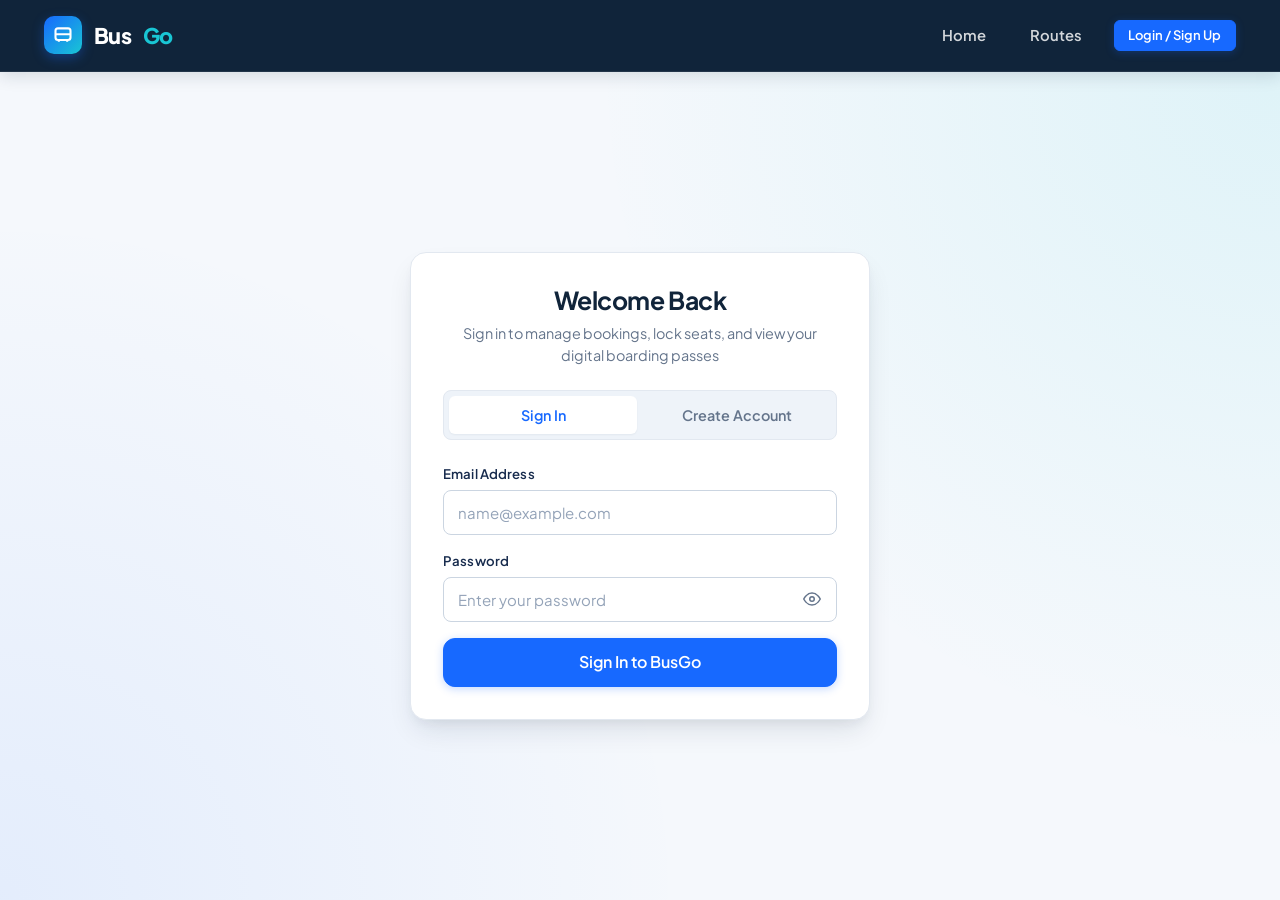
<file: frontend/login.html>
<!DOCTYPE html>
<html lang="en">
<head>
  <meta charset="UTF-8" />
  <meta name="viewport" content="width=device-width, initial-scale=1.0" />
  <title>Sign In or Create Account — BusGo Intercity</title>
  <link rel="stylesheet" href="css/variables.css" />
  <link rel="stylesheet" href="css/common.css" />
</head>
<body>
  <!-- Unified Navigation Bar -->
  <header class="navbar">
    <div class="container">
      <a href="index.html" class="brand-logo">
        <span class="brand-logo-badge">
          <svg width="20" height="20" viewBox="0 0 24 24" fill="none" stroke="currentColor" stroke-width="2.5">
            <rect x="3" y="4" width="18" height="14" rx="3"/>
            <path d="M3 11h18M7 18v2M17 18v2"/>
          </svg>
        </span>
        Bus<span class="accent">Go</span>
      </a>
      <nav id="navLinks" class="nav-links">
        <a href="index.html" class="nav-link">← Back to Home</a>
      </nav>
    </div>
  </header>

  <main class="auth-page">
    <div class="auth-container">
      <div class="auth-card">
        <div class="auth-header">
          <h1 id="authTitle">Welcome Back</h1>
          <p id="authSubtitle">Sign in to manage bookings, lock seats, and view your digital boarding passes</p>
        </div>

        <div class="auth-tabs" role="tablist">
          <button type="button" class="auth-tab active" id="tabLogin" role="tab" aria-selected="true">Sign In</button>
          <button type="button" class="auth-tab" id="tabRegister" role="tab" aria-selected="false">Create Account</button>
        </div>

        <!-- Inline Alert Banner -->
        <div id="authAlert" class="alert alert-error hidden" role="alert"></div>

        <!-- Sign In Form -->
        <form id="loginForm" class="auth-form" novalidate>
          <div class="form-group">
            <label for="loginEmail" class="form-label">Email Address</label>
            <input type="email" id="loginEmail" class="form-control" placeholder="name@example.com" autocomplete="email" required />
            <span class="field-error-text hidden" id="loginEmailError"></span>
          </div>

          <div class="form-group">
            <label for="loginPassword" class="form-label">Password</label>
            <div class="password-input-wrap">
              <input type="password" id="loginPassword" class="form-control" placeholder="Enter your password" autocomplete="current-password" required />
              <button type="button" class="password-toggle-btn" data-password-toggle="loginPassword" aria-label="Show password" aria-pressed="false" title="Show password">
                <!-- Eye Open Icon -->
                <svg class="icon-eye-open" viewBox="0 0 24 24" fill="none" stroke="currentColor" stroke-width="2" stroke-linecap="round" stroke-linejoin="round">
                  <path d="M1 12s4-8 11-8 11 8 11 8-4 8-11 8-11-8-11-8z"></path>
                  <circle cx="12" cy="12" r="3"></circle>
                </svg>
                <!-- Eye Off Icon -->
                <svg class="icon-eye-off hidden" viewBox="0 0 24 24" fill="none" stroke="currentColor" stroke-width="2" stroke-linecap="round" stroke-linejoin="round">
                  <path d="M17.94 17.94A10.07 10.07 0 0 1 12 20c-7 0-11-8-11-8a18.45 18.45 0 0 1 5.06-5.94M9.9 4.24A9.12 9.12 0 0 1 12 4c7 0 11 8 11 8a18.5 18.5 0 0 1-2.16 3.19m-6.72-1.07a3 3 0 1 1-4.24-4.24"></path>
                  <line x1="1" y1="1" x2="23" y2="23"></line>
                </svg>
              </button>
            </div>
            <span class="field-error-text hidden" id="loginPasswordError"></span>
          </div>

          <button type="submit" class="btn btn-primary btn-block btn-lg" id="loginSubmitBtn">
            Sign In to BusGo
          </button>
        </form>

        <!-- Create Account Form -->
        <form id="registerForm" class="auth-form hidden" novalidate>
          <div class="form-group">
            <label for="regName" class="form-label">Full Name</label>
            <input type="text" id="regName" class="form-control" placeholder="e.g., Karthik Sundaram" autocomplete="name" required minlength="2" />
            <span class="field-error-text hidden" id="regNameError"></span>
          </div>

          <div class="form-group">
            <label for="regEmail" class="form-label">Email Address</label>
            <input type="email" id="regEmail" class="form-control" placeholder="karthik@example.com" autocomplete="email" required />
            <span class="field-error-text hidden" id="regEmailError"></span>
          </div>

          <div class="form-group">
            <label for="regPhone" class="form-label">Mobile Number (10 digits)</label>
            <input type="tel" id="regPhone" class="form-control" placeholder="9876543210" autocomplete="tel" required />
            <span class="field-error-text hidden" id="regPhoneError"></span>
          </div>

          <div class="form-group">
            <label for="regPassword" class="form-label">Create Password</label>
            <div class="password-input-wrap">
              <input type="password" id="regPassword" class="form-control" placeholder="Minimum 6 characters" autocomplete="new-password" required minlength="6" />
              <button type="button" class="password-toggle-btn" data-password-toggle="regPassword" aria-label="Show password" aria-pressed="false" title="Show password">
                <svg class="icon-eye-open" viewBox="0 0 24 24" fill="none" stroke="currentColor" stroke-width="2" stroke-linecap="round" stroke-linejoin="round">
                  <path d="M1 12s4-8 11-8 11 8 11 8-4 8-11 8-11-8-11-8z"></path>
                  <circle cx="12" cy="12" r="3"></circle>
                </svg>
                <svg class="icon-eye-off hidden" viewBox="0 0 24 24" fill="none" stroke="currentColor" stroke-width="2" stroke-linecap="round" stroke-linejoin="round">
                  <path d="M17.94 17.94A10.07 10.07 0 0 1 12 20c-7 0-11-8-11-8a18.45 18.45 0 0 1 5.06-5.94M9.9 4.24A9.12 9.12 0 0 1 12 4c7 0 11 8 11 8a18.5 18.5 0 0 1-2.16 3.19m-6.72-1.07a3 3 0 1 1-4.24-4.24"></path>
                  <line x1="1" y1="1" x2="23" y2="23"></line>
                </svg>
              </button>
            </div>
            <span class="field-error-text hidden" id="regPasswordError"></span>
          </div>

          <div class="form-group">
            <label for="regConfirmPassword" class="form-label">Confirm Password</label>
            <div class="password-input-wrap">
              <input type="password" id="regConfirmPassword" class="form-control" placeholder="Re-enter your password" autocomplete="new-password" required minlength="6" />
              <button type="button" class="password-toggle-btn" data-password-toggle="regConfirmPassword" aria-label="Show password" aria-pressed="false" title="Show password">
                <svg class="icon-eye-open" viewBox="0 0 24 24" fill="none" stroke="currentColor" stroke-width="2" stroke-linecap="round" stroke-linejoin="round">
                  <path d="M1 12s4-8 11-8 11 8 11 8-4 8-11 8-11-8-11-8z"></path>
                  <circle cx="12" cy="12" r="3"></circle>
                </svg>
                <svg class="icon-eye-off hidden" viewBox="0 0 24 24" fill="none" stroke="currentColor" stroke-width="2" stroke-linecap="round" stroke-linejoin="round">
                  <path d="M17.94 17.94A10.07 10.07 0 0 1 12 20c-7 0-11-8-11-8a18.45 18.45 0 0 1 5.06-5.94M9.9 4.24A9.12 9.12 0 0 1 12 4c7 0 11 8 11 8a18.5 18.5 0 0 1-2.16 3.19m-6.72-1.07a3 3 0 1 1-4.24-4.24"></path>
                  <line x1="1" y1="1" x2="23" y2="23"></line>
                </svg>
              </button>
            </div>
            <span class="field-error-text hidden" id="regConfirmPasswordError"></span>
          </div>

          <button type="submit" class="btn btn-primary btn-block btn-lg" id="regSubmitBtn">
            Create Account
          </button>
        </form>
      </div>
    </div>
  </main>

  <script src="js/api.js"></script>
  <script src="js/ui.js"></script>
  <script src="js/auth.js"></script>
  <script src="js/login.js"></script>
</body>
</html>
</file>
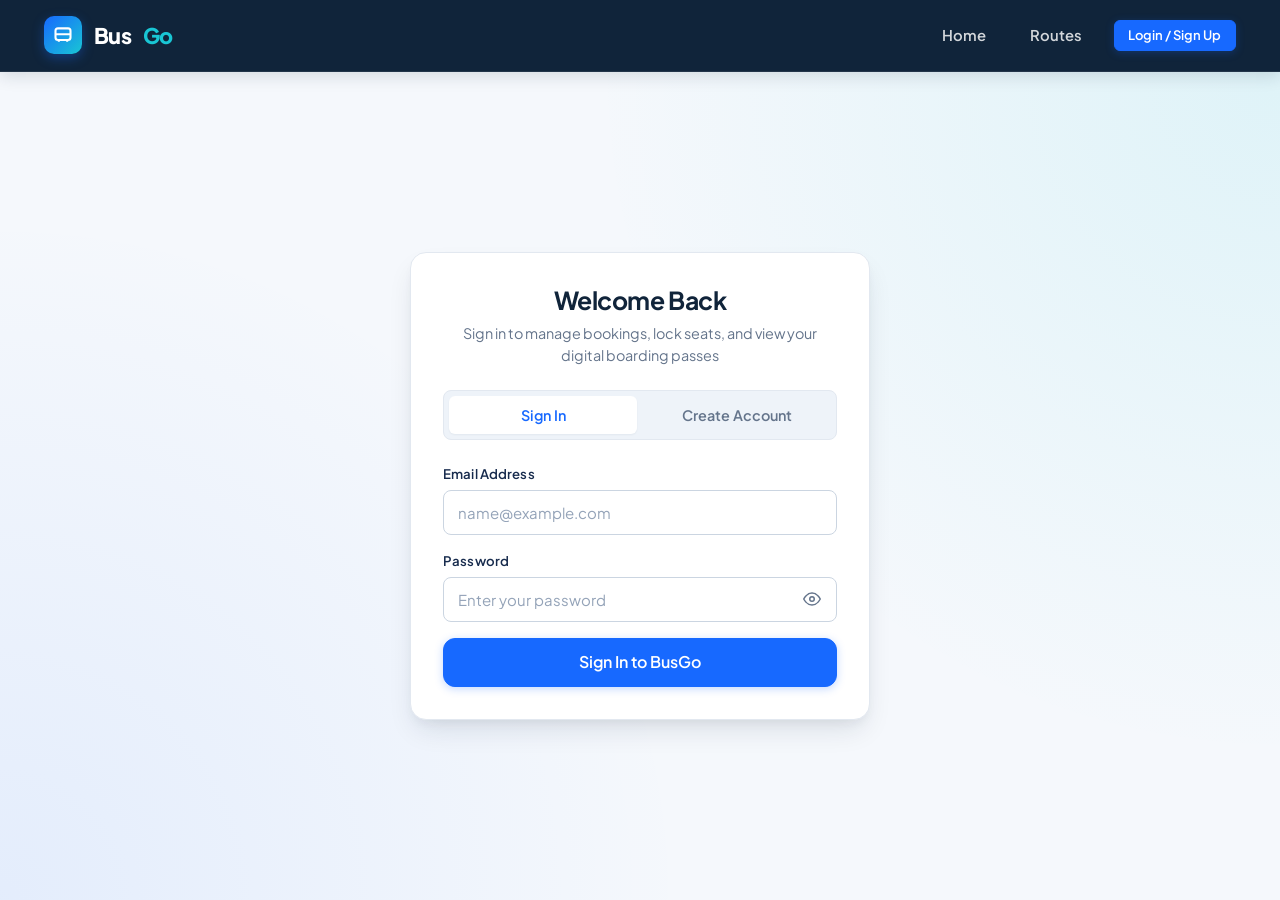
<file: frontend/my-bookings.html>
<!DOCTYPE html>
<html lang="en">
<head>
  <meta charset="UTF-8" />
  <meta name="viewport" content="width=device-width, initial-scale=1.0" />
  <title>My Bookings &amp; Trips — BusGo Intercity</title>
  <link rel="stylesheet" href="css/variables.css" />
  <link rel="stylesheet" href="css/common.css" />
</head>
<body>
  <!-- Unified Navigation Bar -->
  <header class="navbar">
    <div class="container">
      <a href="index.html" class="brand-logo">
        <span class="brand-logo-badge">
          <svg width="20" height="20" viewBox="0 0 24 24" fill="none" stroke="currentColor" stroke-width="2.5">
            <rect x="3" y="4" width="18" height="14" rx="3"/>
            <path d="M3 11h18M7 18v2M17 18v2"/>
          </svg>
        </span>
        Bus<span class="accent">Go</span>
      </a>
      <nav id="navLinks" class="nav-links"></nav>
    </div>
  </header>

  <main class="container bookings-page-wrap main-content">
    <div class="bookings-header">
      <div>
        <h1 style="font-size:1.75rem; color:var(--color-navy-900);">My Bookings &amp; Trips</h1>
        <p style="color:var(--color-text-secondary); font-size:0.95rem;">Manage your confirmed bus reservations, download e-tickets, or request cancellations</p>
      </div>
      <a href="index.html" class="btn btn-primary">+ Book New Trip</a>
    </div>

    <div class="booking-tabs" role="tablist">
      <button type="button" class="booking-tab active" data-filter="ALL">All Bookings</button>
      <button type="button" class="booking-tab" data-filter="CONFIRMED">Confirmed</button>
      <button type="button" class="booking-tab" data-filter="CANCELLED">Cancelled</button>
    </div>

    <div id="bookingsLoading" class="empty-state">
      <div class="spinner"></div>
      <p style="margin-top:1rem;">Loading your travel history...</p>
    </div>

    <div id="bookingsEmpty" class="empty-state hidden">
      <div class="empty-state-icon">
        <svg width="28" height="28" viewBox="0 0 24 24" fill="none" stroke="currentColor" stroke-width="2">
          <rect x="3" y="4" width="18" height="18" rx="2" ry="2"/><line x1="16" y1="2" x2="16" y2="6"/><line x1="8" y1="2" x2="8" y2="6"/><line x1="3" y1="10" x2="21" y2="10"/>
        </svg>
      </div>
      <h3>No Bookings Found</h3>
      <p>You don't have any bookings matching this filter yet.</p>
      <a href="index.html" class="btn btn-primary" style="margin-top:1.25rem;">Search Intercity Buses</a>
    </div>

    <div id="bookingsList"></div>
  </main>

  <footer class="footer">
    <div class="container">
      <div class="footer-bottom" style="padding-top:0;">
        <span>&copy; 2026 BusGo Transport Technologies Pvt. Ltd. All rights reserved.</span>
        <span>Verified Digital Boarding Passes</span>
      </div>
    </div>
  </footer>

  <script src="js/api.js"></script>
  <script src="js/ui.js"></script>
  <script src="js/auth.js"></script>
  <script src="js/my-bookings.js"></script>
</body>
</html>
</file>
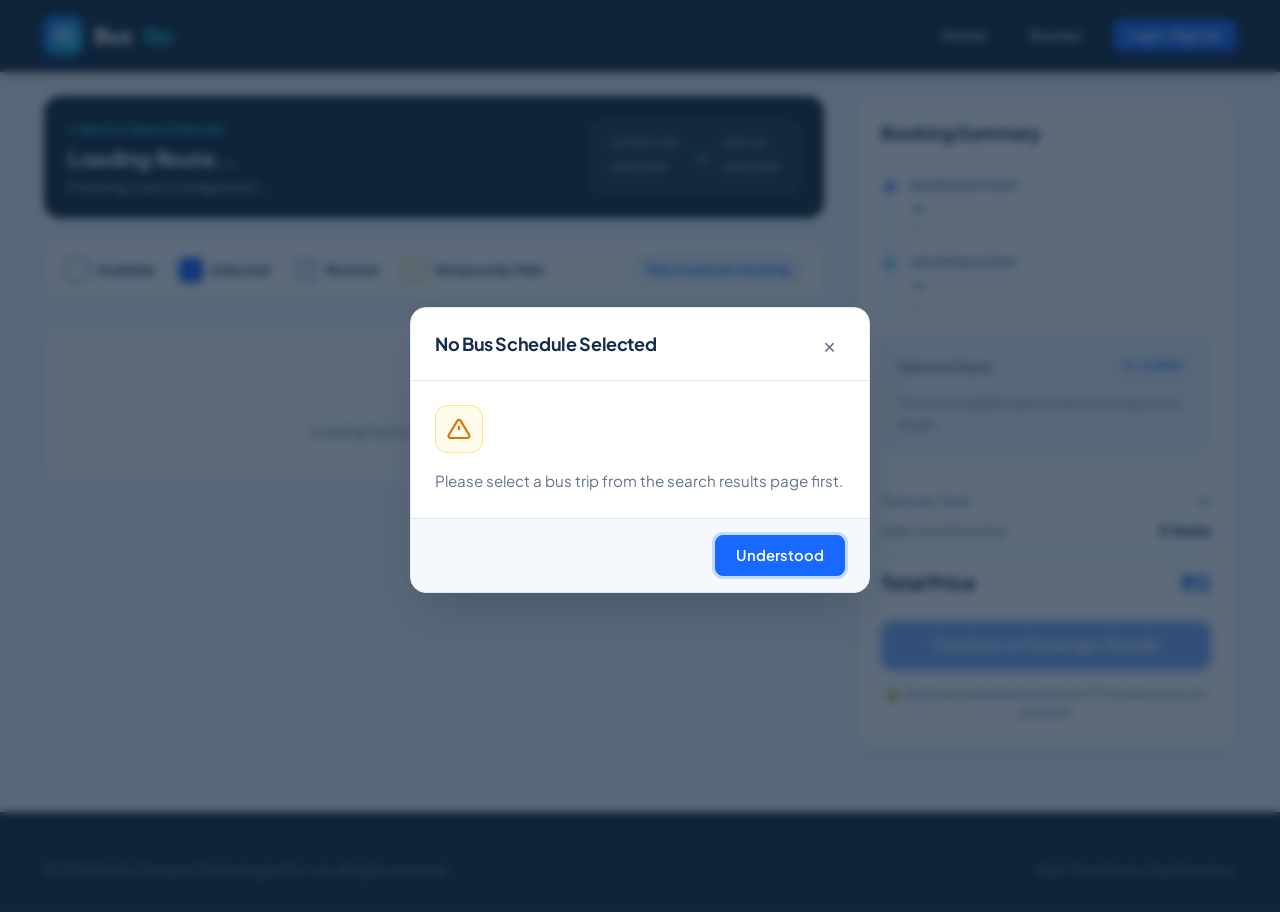
<file: frontend/seats.html>
<!DOCTYPE html>
<html lang="en">
<head>
  <meta charset="UTF-8" />
  <meta name="viewport" content="width=device-width, initial-scale=1.0" />
  <title>Select Your Seats — BusGo Intercity</title>
  <link rel="stylesheet" href="css/variables.css" />
  <link rel="stylesheet" href="css/common.css" />
  <link rel="stylesheet" href="css/seats.css" />
</head>
<body>
  <!-- Unified Navigation Bar -->
  <header class="navbar">
    <div class="container">
      <a href="index.html" class="brand-logo">
        <span class="brand-logo-badge">
          <svg width="20" height="20" viewBox="0 0 24 24" fill="none" stroke="currentColor" stroke-width="2.5">
            <rect x="3" y="4" width="18" height="14" rx="3"/>
            <path d="M3 11h18M7 18v2M17 18v2"/>
          </svg>
        </span>
        Bus<span class="accent">Go</span>
      </a>
      <nav id="navLinks" class="nav-links"></nav>
    </div>
  </header>

  <main class="container seats-page-layout main-content">
    <!-- Left Column: Trip Banner, Legend & Interactive Bus Coach Layout -->
    <section class="seat-map-section">
      <!-- Trip Summary Banner -->
      <div class="trip-summary-banner">
        <div class="trip-banner-route">
          <a href="javascript:history.back()" style="color:var(--color-accent); font-size:0.82rem; font-weight:700; display:inline-block; margin-bottom:6px;">← Back to Search Results</a>
          <h1 id="tripRouteTitle">Loading Route...</h1>
          <p id="tripBusSubtitle" class="trip-banner-meta">Fetching coach configuration...</p>
        </div>
        <div class="trip-banner-times">
          <div class="banner-time-item">
            <span class="banner-time-label">Departure</span>
            <strong id="tripDepTime" class="banner-time-val">--:--</strong>
          </div>
          <span class="banner-time-arrow">→</span>
          <div class="banner-time-item">
            <span class="banner-time-label">Arrival</span>
            <strong id="tripArrTime" class="banner-time-val">--:--</strong>
          </div>
        </div>
      </div>

      <!-- Seat Status Legend -->
      <div class="seat-legend-card" aria-label="Seat status legend">
        <div class="legend-items-wrap">
          <div class="legend-item">
            <span class="legend-swatch swatch-available"></span>
            <span>Available</span>
          </div>
          <div class="legend-item">
            <span class="legend-swatch swatch-selected"></span>
            <span>Selected</span>
          </div>
          <div class="legend-item">
            <span class="legend-swatch swatch-booked"></span>
            <span>Booked</span>
          </div>
          <div class="legend-item">
            <span class="legend-swatch swatch-held"></span>
            <span>Temporarily Held</span>
          </div>
        </div>
        <span class="seat-limit-pill">Max 6 seats per booking</span>
      </div>

      <!-- Loading State -->
      <div id="seatMapLoading" class="empty-state">
        <div class="spinner"></div>
        <p style="margin-top:1rem;">Loading live bus coach seat layout...</p>
      </div>

      <!-- Bus Coach Decks Grid -->
      <div id="busDecksContainer" class="bus-decks-grid hidden">
        <!-- Lower Deck Coach Frame -->
        <div class="bus-coach-frame" id="lowerDeckBox">
          <div class="deck-badge-header">
            <span class="deck-title" id="lowerDeckTitle">Lower Deck</span>
            <span class="deck-subtitle">Front of Coach ↑</span>
          </div>

          <!-- Driver & Front-of-Bus Cockpit Indicator -->
          <div class="bus-front-cockpit">
            <div class="bus-entry-indicator">
              <svg width="16" height="16" viewBox="0 0 24 24" fill="none" stroke="currentColor" stroke-width="2.2">
                <path d="M15 3h4a2 2 0 0 1 2 2v14a2 2 0 0 1-2 2h-4"/><polyline points="10 17 15 12 10 7"/><line x1="15" y1="12" x2="3" y2="12"/>
              </svg>
              <span>Entry / Steps</span>
            </div>
            <div class="bus-driver-indicator" title="Driver Cabin (Front of Bus)">
              <svg viewBox="0 0 24 24" fill="none" stroke="currentColor" stroke-width="2.2">
                <circle cx="12" cy="12" r="9"/>
                <circle cx="12" cy="12" r="2.5"/>
                <path d="M12 3v6.5M4.2 16.5l5.6-3.2M19.8 16.5l-5.6-3.2"/>
              </svg>
              <span>Driver / Front</span>
            </div>
          </div>

          <div class="bus-section-labels" id="lowerSectionLabels">
            <span>Left Section</span>
            <span>Aisle</span>
            <span>Right Section</span>
          </div>

          <div id="lowerDeckGrid" class="bus-seat-rows"></div>
        </div>

        <!-- Upper Deck Coach Frame (Displayed for Sleeper Coaches) -->
        <div class="bus-coach-frame hidden" id="upperDeckBox">
          <div class="deck-badge-header">
            <span class="deck-title">Upper Deck (Sleeper Berths)</span>
            <span class="deck-subtitle">Front of Coach ↑</span>
          </div>

          <div class="bus-front-cockpit">
            <div class="bus-entry-indicator">
              <span>Upper Cabin</span>
            </div>
            <div class="bus-driver-indicator">
              <span>Above Driver Cabin</span>
            </div>
          </div>

          <div class="bus-section-labels layout-sleeper">
            <span>Left Berth</span>
            <span>Aisle</span>
            <span>Right Berths</span>
          </div>

          <div id="upperDeckGrid" class="bus-seat-rows"></div>
        </div>
      </div>
    </section>

    <!-- Right Column: Booking Summary & Proceed Sidebar -->
    <aside class="booking-summary-sidebar">
      <div class="booking-summary-card">
        <h3 class="summary-card-title">Booking Summary</h3>

        <div class="route-timeline-mini">
          <div class="timeline-stop">
            <span class="timeline-dot"></span>
            <div class="stop-label">Boarding Point</div>
            <div class="stop-city" id="summaryOriginCity">—</div>
            <div class="stop-point" id="summaryBoardingPoint">—</div>
          </div>
          <div class="timeline-stop">
            <span class="timeline-dot drop"></span>
            <div class="stop-label">Dropping Point</div>
            <div class="stop-city" id="summaryDestCity">—</div>
            <div class="stop-point" id="summaryDroppingPoint">—</div>
          </div>
        </div>

        <div class="selected-seats-panel">
          <div class="selected-seats-header">
            <span>Selected Seats</span>
            <span id="selectedCountBadge" class="badge badge-primary">0 / 6 Max</span>
          </div>
          <div id="selectedSeatsList" class="selected-seats-badges">
            <span style="font-size:0.84rem; color:var(--color-text-secondary);">Click an available seat on the coach layout to begin.</span>
          </div>
        </div>

        <div class="fare-breakdown-box">
          <div class="fare-row">
            <span>Fare per Seat</span>
            <strong id="summaryBaseFare" style="color:var(--color-text-primary);">—</strong>
          </div>
          <div class="fare-row">
            <span>Selected Quantity</span>
            <strong id="summarySeatQty" style="color:var(--color-text-primary);">0 Seats</strong>
          </div>
          <div class="fare-total-row">
            <span>Total Price</span>
            <span id="summaryTotalAmount" class="total-val">₹0</span>
          </div>
        </div>

        <button id="proceedBookingBtn" type="button" class="btn btn-primary btn-block btn-lg" disabled>
          Continue to Passenger Details
        </button>

        <p style="font-size:0.78rem; color:var(--color-text-secondary); text-align:center; margin-top:0.85rem;">
          🔒 Seats are locked exclusively for 10 minutes once you proceed.
        </p>
      </div>
    </aside>
  </main>

  <footer class="footer">
    <div class="container">
      <div class="footer-bottom" style="padding-top:0;">
        <span>&copy; 2026 BusGo Transport Technologies Pvt. Ltd. All rights reserved.</span>
        <span>Real-Time Atomic Seat Inventory</span>
      </div>
    </div>
  </footer>

  <script src="js/api.js"></script>
  <script src="js/ui.js"></script>
  <script src="js/auth.js"></script>
  <script src="js/seats.js"></script>
</body>
</html>
</file>
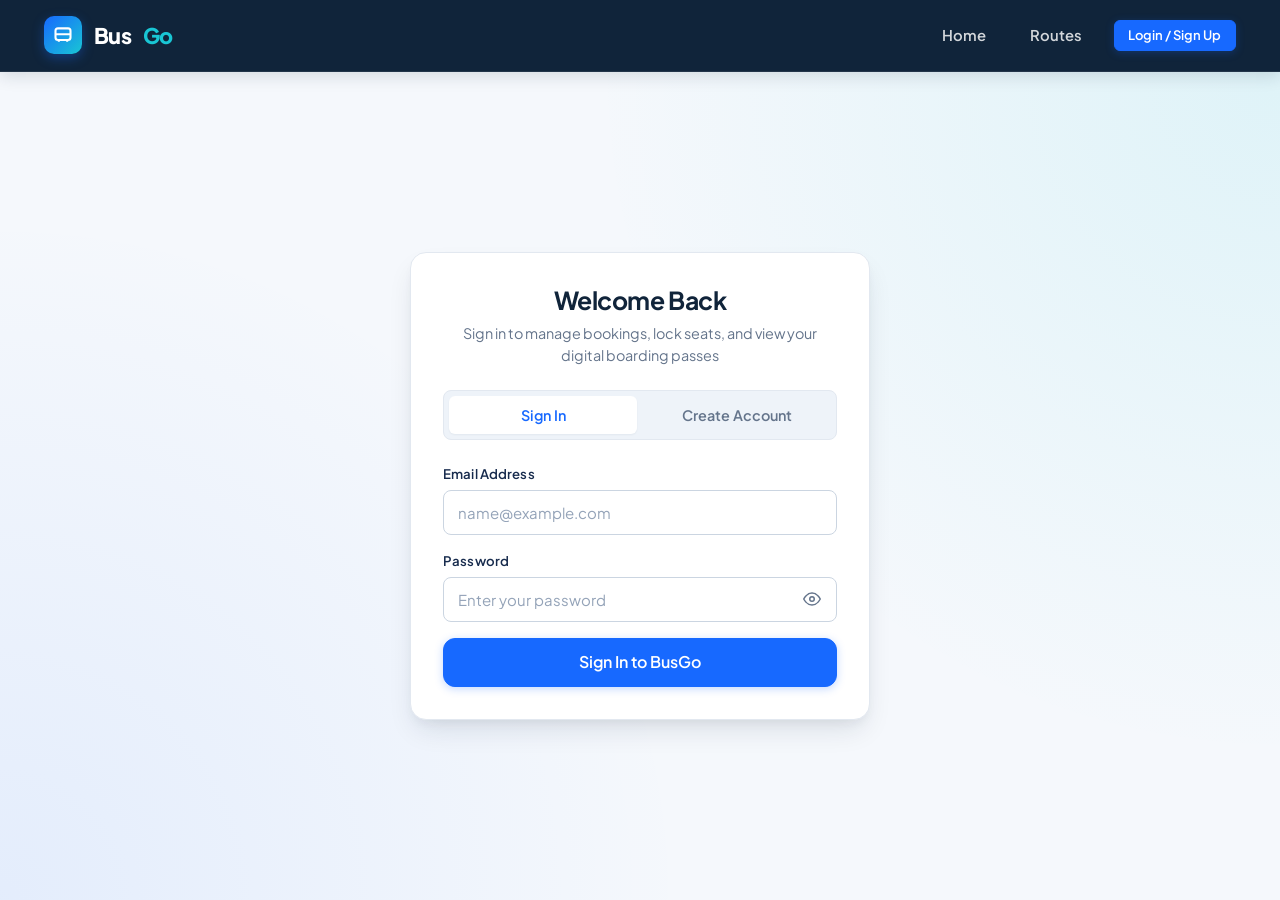
<file: frontend/ticket.html>
<!DOCTYPE html>
<html lang="en">
<head>
  <meta charset="UTF-8" />
  <meta name="viewport" content="width=device-width, initial-scale=1.0" />
  <title>Digital E-Ticket &amp; Boarding Pass — BusGo</title>
  <link rel="stylesheet" href="css/variables.css" />
  <link rel="stylesheet" href="css/common.css" />
  <link rel="stylesheet" href="css/ticket.css" />
</head>
<body>
  <!-- Unified Navigation Bar -->
  <header class="navbar no-print">
    <div class="container">
      <a href="index.html" class="brand-logo">
        <span class="brand-logo-badge">
          <svg width="20" height="20" viewBox="0 0 24 24" fill="none" stroke="currentColor" stroke-width="2.5">
            <rect x="3" y="4" width="18" height="14" rx="3"/>
            <path d="M3 11h18M7 18v2M17 18v2"/>
          </svg>
        </span>
        Bus<span class="accent">Go</span>
      </a>
      <nav id="navLinks" class="nav-links"></nav>
    </div>
  </header>

  <main class="container ticket-container main-content">
    <div class="ticket-actions-bar no-print">
      <a href="my-bookings.html" class="btn btn-outline">← Back to My Bookings</a>
      <div style="display:flex; gap:10px; flex-wrap:wrap;">
        <button id="printTicketBtn" type="button" class="btn btn-primary">
          <svg width="17" height="17" viewBox="0 0 24 24" fill="none" stroke="currentColor" stroke-width="2.2">
            <polyline points="6 9 6 2 18 2 18 9"/><path d="M6 18H4a2 2 0 0 1-2-2v-5a2 2 0 0 1 2-2h16a2 2 0 0 1 2 2v5a2 2 0 0 1-2 2h-2"/><rect x="6" y="14" width="12" height="8"/>
          </svg>
          Print / Save PDF
        </button>
        <button id="cancelBookingBtn" type="button" class="btn btn-danger hidden">Cancel Ticket</button>
      </div>
    </div>

    <div id="ticketLoading" class="empty-state">
      <div class="spinner"></div>
      <p style="margin-top:1rem;">Loading verified digital e-ticket...</p>
    </div>

    <!-- Printable Digital E-Ticket Card -->
    <article id="ticketCard" class="digital-ticket-card hidden">
      <div class="ticket-header">
        <div class="ticket-brand">
          <div class="ticket-brand-logo">
            <svg width="24" height="24" viewBox="0 0 24 24" fill="none" stroke="currentColor" stroke-width="2.5">
              <rect x="3" y="4" width="18" height="14" rx="3"/><path d="M3 11h18M7 18v2M17 18v2"/>
            </svg>
          </div>
          <div>
            <h1 class="ticket-title">BusGo Intercity Express</h1>
            <p class="ticket-subtitle">Verified Electronic Boarding Pass &amp; Tax Invoice</p>
          </div>
        </div>
        <div class="ticket-status-area">
          <span id="ticketStatusBadge" class="badge badge-success">CONFIRMED</span>
          <div class="ticket-ref">Booking Ref: <strong id="ticketRefCode">BG-XXXXXX</strong></div>
        </div>
      </div>

      <div class="ticket-body">
        <div class="ticket-route-section">
          <div class="route-point origin">
            <div class="city-name" id="tOriginCity">Madurai</div>
            <div class="time-display" id="tDepTime">21:00</div>
            <div class="date-display" id="tTravelDate">—</div>
            <div class="boarding-point" id="tBoardingPoint">Mattuthavani Omnibus Stand</div>
          </div>

          <div class="route-connector">
            <span class="duration-pill" id="tDuration">8h 00m</span>
            <div class="connector-line">
              <span class="bus-icon">
                <svg width="20" height="20" viewBox="0 0 24 24" fill="none" stroke="currentColor" stroke-width="2.2">
                  <rect x="3" y="4" width="18" height="14" rx="3"/><path d="M3 11h18M7 18v2M17 18v2"/>
                </svg>
              </span>
            </div>
          </div>

          <div class="route-point destination">
            <div class="city-name" id="tDestCity">Chennai</div>
            <div class="time-display" id="tArrTime">05:00</div>
            <div class="date-display" id="tArrivalDate">—</div>
            <div class="boarding-point" id="tDroppingPoint">Koyambedu CMBT</div>
          </div>
        </div>

        <div class="ticket-meta-grid">
          <div class="meta-item">
            <span class="meta-label">Bus Operator / Coach</span>
            <strong class="meta-value" id="tBusName">—</strong>
          </div>
          <div class="meta-item">
            <span class="meta-label">Registration No.</span>
            <strong class="meta-value" id="tRegNo">—</strong>
          </div>
          <div class="meta-item">
            <span class="meta-label">Coach Class</span>
            <strong class="meta-value" id="tBusType">—</strong>
          </div>
          <div class="meta-item">
            <span class="meta-label">Assigned Driver</span>
            <strong class="meta-value" id="tDriverInfo">—</strong>
          </div>
        </div>

        <div class="ticket-passengers-section">
          <h3 class="section-heading">Confirmed Passenger Manifest</h3>
          <table class="passengers-table">
            <thead>
              <tr>
                <th>#</th>
                <th>Passenger Name</th>
                <th>Age / Gender</th>
                <th>Seat Number</th>
                <th>Status</th>
              </tr>
            </thead>
            <tbody id="tPassengersBody"></tbody>
          </table>
        </div>

        <div class="ticket-footer-grid">
          <div class="payment-summary-box">
            <h4 class="section-heading">Payment &amp; Transaction Summary</h4>
            <div class="summary-line">
              <span>Payment Gateway</span>
              <strong id="tPaymentGateway">DEMO</strong>
            </div>
            <div class="summary-line">
              <span>Transaction ID</span>
              <strong id="tPaymentId">—</strong>
            </div>
            <div class="summary-line">
              <span>Payment Status</span>
              <strong id="tPaymentStatus">SUCCESS</strong>
            </div>
            <div class="summary-line total">
              <span>Total Amount Paid</span>
              <strong id="tTotalPaid">₹0</strong>
            </div>
          </div>

          <div class="qr-verification-box">
            <div class="qr-placeholder" id="tQrCodeBox" aria-label="Ticket verification QR code">
              <svg viewBox="0 0 100 100" width="96" height="96">
                <rect x="8" y="8" width="26" height="26" fill="#10243A"/>
                <rect x="13" y="13" width="16" height="16" fill="#FFFFFF"/>
                <rect x="16" y="16" width="10" height="10" fill="#1769FF"/>
                <rect x="66" y="8" width="26" height="26" fill="#10243A"/>
                <rect x="71" y="13" width="16" height="16" fill="#FFFFFF"/>
                <rect x="74" y="16" width="10" height="10" fill="#1769FF"/>
                <rect x="8" y="66" width="26" height="26" fill="#10243A"/>
                <rect x="13" y="71" width="16" height="16" fill="#FFFFFF"/>
                <rect x="16" y="74" width="10" height="10" fill="#1769FF"/>
                <rect x="42" y="16" width="12" height="12" fill="#10243A"/>
                <rect x="42" y="42" width="16" height="16" fill="#1769FF"/>
                <rect x="66" y="48" width="18" height="10" fill="#10243A"/>
                <rect x="44" y="72" width="44" height="14" fill="#10243A"/>
              </svg>
            </div>
            <div class="qr-caption" id="tQrPayloadText">SCAN AT BOARDING</div>
          </div>
        </div>

        <div class="ticket-terms">
          <strong>Important Boarding Instructions:</strong>
          <ul>
            <li>Please arrive at the boarding point at least 15 minutes before scheduled departure.</li>
            <li>Carry a valid Government Photo ID (Aadhaar, Passport, Driving License, or Voter ID) matching the passenger manifest.</li>
            <li>Automated WhatsApp passenger manifest is dispatched to the assigned driver 15 minutes prior to departure.</li>
          </ul>
        </div>
      </div>
    </article>
  </main>

  <script src="js/api.js"></script>
  <script src="js/ui.js"></script>
  <script src="js/auth.js"></script>
  <script src="js/ticket.js"></script>
</body>
</html>
</file>
<file: frontend/assets/css/variables.css>
/* ==============================================================================
   BusGo Design System Variables
   Premium Travel Palette: Deep Navy, Pristine White/Slate, Accent Cyan & Emerald
   ============================================================================== */

:root {
  /* Brand Navy Colors */
  --primary-navy: #0A192F;
  --primary-navy-light: #172A45;
  --primary-navy-dark: #020C1B;
  --color-navy: #0A192F;
  --color-navy-dark: #020C1B;
  --color-navy-light: #172A45;

  /* Accent Colors (Cyan / Blue / Emerald / Status) */
  --accent-cyan: #0284C7;
  --accent-cyan-hover: #0369A1;
  --accent-cyan-light: #E0F2FE;
  --color-cyan: #0284C7;
  --color-cyan-hover: #0369A1;
  --color-cyan-light: #E0F2FE;
  --color-accent: #0284C7;
  --color-accent-hover: #0369A1;
  --color-accent-light: #E0F2FE;

  --accent-emerald: #059669;
  --accent-emerald-light: #D1FAE5;
  --color-emerald: #059669;
  --color-emerald-light: #D1FAE5;

  --accent-amber: #D97706;
  --accent-amber-light: #FEF3C7;
  --color-amber: #D97706;
  --color-amber-light: #FEF3C7;

  --accent-rose: #E11D48;
  --accent-rose-light: #FFE4E6;
  --color-rose: #E11D48;
  --color-rose-light: #FFE4E6;

  /* Surfaces & Backgrounds */
  --bg-page: #F8FAFC;
  --bg-surface: #FFFFFF;
  --bg-surface-secondary: #F1F5F9;
  --bg-surface-elevated: #FFFFFF;
  --color-bg: #F8FAFC;
  --color-bg-alt: #F1F5F9;
  --color-surface: #FFFFFF;
  --color-surface-alt: #F8FAFC;
  --color-surface-secondary: #F1F5F9;

  /* Text Colors */
  --text-main: #0F172A;
  --text-muted: #64748B;
  --text-subtle: #94A3B8;
  --text-inverse: #FFFFFF;
  --text-on-navy: #F8FAFC;
  --color-text-main: #0F172A;
  --color-text-muted: #64748B;
  --color-text-subtle: #94A3B8;
  --color-text-inverse: #FFFFFF;

  /* Borders & Dividers */
  --border-light: #E2E8F0;
  --border-focus: #0284C7;
  --border-strong: #CBD5E1;
  --color-border: #E2E8F0;
  --color-border-subtle: #F1F5F9;
  --color-border-strong: #CBD5E1;

  /* Spacing Scale */
  --space-1: 0.25rem;  /* 4px */
  --space-2: 0.5rem;   /* 8px */
  --space-3: 0.75rem;  /* 12px */
  --space-4: 1rem;     /* 16px */
  --space-5: 1.25rem;  /* 20px */
  --space-6: 1.5rem;   /* 24px */
  --space-8: 2rem;     /* 32px */
  --space-10: 2.5rem;  /* 40px */
  --space-12: 3rem;    /* 48px */
  --space-16: 4rem;    /* 64px */

  /* Seat Layout Colors */
  --seat-available-border: #94A3B8;
  --seat-available-bg: #FFFFFF;
  --seat-selected-bg: #0284C7;
  --seat-selected-color: #FFFFFF;
  --seat-booked-bg: #CBD5E1;
  --seat-booked-color: #64748B;
  --seat-held-bg: #FDE68A;
  --seat-held-border: #D97706;

  /* Typography */
  --font-family: 'Inter', system-ui, -apple-system, BlinkMacSystemFont, "Segoe UI", Roboto, sans-serif;
  --font-mono: 'JetBrains Mono', ui-monospace, SFMono-Regular, Menlo, Monaco, Consolas, monospace;
  --font-size-xs: 0.75rem;    /* 12px */
  --font-size-sm: 0.875rem;   /* 14px */
  --font-size-base: 1rem;     /* 16px */
  --font-size-lg: 1.125rem;   /* 18px */
  --font-size-xl: 1.25rem;    /* 20px */
  --font-size-2xl: 1.5rem;    /* 24px */
  --font-size-3xl: 1.875rem;  /* 30px */
  --font-size-4xl: 2.25rem;   /* 36px */

  --text-xs: 0.75rem;
  --text-sm: 0.875rem;
  --text-base: 1rem;
  --text-lg: 1.125rem;
  --text-xl: 1.25rem;
  --text-2xl: 1.5rem;
  --text-3xl: 1.875rem;
  --text-4xl: 2.25rem;

  /* Shadows */
  --shadow-xs: 0 1px 2px 0 rgba(15, 23, 42, 0.05);
  --shadow-sm: 0 1px 3px 0 rgba(15, 23, 42, 0.08), 0 1px 2px -1px rgba(15, 23, 42, 0.08);
  --shadow-md: 0 4px 6px -1px rgba(15, 23, 42, 0.08), 0 2px 4px -2px rgba(15, 23, 42, 0.06);
  --shadow-lg: 0 10px 15px -3px rgba(15, 23, 42, 0.08), 0 4px 6px -4px rgba(15, 23, 42, 0.05);
  --shadow-xl: 0 20px 25px -5px rgba(15, 23, 42, 0.09), 0 8px 10px -6px rgba(15, 23, 42, 0.04);
  --shadow-2xl: 0 25px 50px -12px rgba(15, 23, 42, 0.18);

  /* Radius */
  --radius-sm: 6px;
  --radius-md: 10px;
  --radius-lg: 14px;
  --radius-xl: 18px;
  --radius-2xl: 24px;
  --radius-full: 9999px;

  /* Layout dimensions */
  --max-width: 1200px;
  --header-height: 72px;
}
</file>
<file: frontend/assets/css/common.css>
/* ==============================================================================
   BusGo Common Stylesheet
   Navbar, Typography, Buttons, Modals, Toasts, Responsive Footer & Icons
   ============================================================================== */

*, *::before, *::after {
  box-sizing: border-box;
  margin: 0;
  padding: 0;
}

html {
  scroll-behavior: smooth;
}

body {
  font-family: var(--font-family);
  background-color: var(--color-bg);
  color: var(--color-text-main);
  line-height: 1.5;
  -webkit-font-smoothing: antialiased;
  -moz-osx-font-smoothing: grayscale;
  min-height: 100vh;
  display: flex;
  flex-direction: column;
}

a {
  color: inherit;
  text-decoration: none;
  transition: all 0.15s ease;
}

button, input, select, textarea {
  font-family: inherit;
  font-size: inherit;
}

img {
  max-width: 100%;
  height: auto;
  display: block;
}

/* Container */
.container {
  width: 100%;
  max-width: var(--max-width);
  margin: 0 auto;
  padding: 0 1.5rem;
}

/* ==============================================================================
   Header & Navbar (Supports both .site-header and .navbar)
   ============================================================================== */
.site-header, .navbar {
  height: var(--header-height);
  background-color: var(--color-navy);
  color: #FFFFFF;
  position: sticky;
  top: 0;
  z-index: 1000;
  box-shadow: 0 4px 20px rgba(2, 12, 27, 0.25);
  border-bottom: 1px solid rgba(255, 255, 255, 0.08);
}

.header-container, .navbar .nav-container {
  display: flex;
  align-items: center;
  justify-content: space-between;
  height: 100%;
}

/* Brand Logo */
.logo, .brand-logo {
  display: flex;
  align-items: center;
  gap: 0.5rem;
  font-size: 1.625rem;
  font-weight: 800;
  color: #FFFFFF;
  letter-spacing: -0.03em;
  text-decoration: none;
}

.logo span, .brand-logo span {
  color: #38BDF8;
}

.logo-badge {
  font-size: 0.65rem;
  font-weight: 700;
  text-transform: uppercase;
  letter-spacing: 0.05em;
  background: rgba(56, 189, 248, 0.15);
  color: #38BDF8;
  padding: 2px 6px;
  border-radius: var(--radius-sm);
  border: 1px solid rgba(56, 189, 248, 0.3);
  margin-left: 4px;
}

/* Navigation Links */
.nav-menu, .nav-links {
  display: flex;
  align-items: center;
  gap: 1.75rem;
  list-style: none;
}

.nav-link {
  font-size: var(--text-sm);
  font-weight: 500;
  color: #CBD5E1;
  padding: 0.5rem 0.25rem;
  position: relative;
  transition: color 0.15s ease;
}

.nav-link:hover, .nav-link.active {
  color: #FFFFFF;
}

.nav-link.active::after {
  content: '';
  position: absolute;
  bottom: 0;
  left: 0;
  width: 100%;
  height: 2px;
  background-color: #38BDF8;
  border-radius: var(--radius-full);
}

/* Nav Auth Section */
.nav-auth {
  display: flex;
  align-items: center;
  gap: 1rem;
  margin-left: 0.5rem;
}

/* ==============================================================================
   Button Components
   ============================================================================== */
.btn {
  display: inline-flex;
  align-items: center;
  justify-content: center;
  gap: 0.5rem;
  padding: 0.625rem 1.25rem;
  font-size: var(--text-sm);
  font-weight: 600;
  border-radius: var(--radius-md);
  border: 1px solid transparent;
  cursor: pointer;
  transition: all 0.18s ease;
  text-align: center;
  white-space: nowrap;
  line-height: 1.2;
}

.btn:active {
  transform: scale(0.98);
}

.btn svg {
  width: 18px;
  height: 18px;
  flex-shrink: 0;
}

.btn-primary {
  background-color: var(--color-cyan);
  color: #FFFFFF;
  box-shadow: 0 2px 6px rgba(2, 132, 199, 0.25);
}

.btn-primary:hover {
  background-color: var(--color-cyan-hover);
  box-shadow: 0 4px 12px rgba(2, 132, 199, 0.35);
}

.btn-secondary {
  background-color: #FFFFFF;
  color: var(--color-navy);
  border-color: var(--color-border);
}

.btn-secondary:hover {
  background-color: var(--color-surface-secondary);
  border-color: var(--color-border-strong);
}

.btn-outline-white {
  background-color: transparent;
  color: #FFFFFF;
  border-color: rgba(255, 255, 255, 0.3);
}

.btn-outline-white:hover {
  border-color: #FFFFFF;
  background-color: rgba(255, 255, 255, 0.1);
}

.btn-danger {
  background-color: var(--color-rose);
  color: #FFFFFF;
}

.btn-danger:hover {
  background-color: #BE123C;
}

.btn-sm {
  padding: 0.375rem 0.875rem;
  font-size: var(--text-xs);
  border-radius: var(--radius-sm);
}

.btn-lg {
  padding: 0.875rem 1.75rem;
  font-size: var(--text-base);
  border-radius: var(--radius-lg);
}

.btn:disabled {
  opacity: 0.6;
  cursor: not-allowed;
  pointer-events: none;
}

/* ==============================================================================
   SVG Icon Rules (Ensures NO raw/broken/oversized SVGs)
   ============================================================================== */
svg {
  vertical-align: middle;
}

.field-icon {
  width: 20px;
  height: 20px;
  color: var(--color-cyan);
  flex-shrink: 0;
}

.toast-icon {
  width: 20px;
  height: 20px;
  flex-shrink: 0;
}

.empty-icon {
  width: 48px;
  height: 48px;
  color: var(--color-text-subtle);
  margin-bottom: 1rem;
}

/* ==============================================================================
   Footer (Supports both .site-footer and footer)
   ============================================================================== */
.site-footer, footer {
  background-color: var(--color-navy);
  color: #94A3B8;
  padding: 4rem 0 2rem;
  margin-top: auto;
  border-top: 1px solid rgba(255, 255, 255, 0.08);
}

.footer-container, .footer-grid {
  display: grid;
  grid-template-columns: 2fr 1fr 1fr 1.5fr;
  gap: 3rem;
  margin-bottom: 3rem;
}

.footer-brand {
  font-size: 1.5rem;
  font-weight: 800;
  color: #FFFFFF;
  text-decoration: none;
  display: inline-block;
  margin-bottom: 1rem;
}

.footer-brand span {
  color: #38BDF8;
}

.footer-desc {
  font-size: var(--text-sm);
  color: #94A3B8;
  line-height: 1.6;
}

.footer-heading, .footer-col h4 {
  color: #FFFFFF;
  font-size: var(--text-sm);
  font-weight: 700;
  margin-bottom: 1.25rem;
  text-transform: uppercase;
  letter-spacing: 0.06em;
}

.footer-links, .footer-col ul {
  list-style: none;
}

.footer-links li, .footer-col ul li {
  margin-bottom: 0.75rem;
}

.footer-links a, .footer-col ul li a {
  font-size: var(--text-sm);
  color: #94A3B8;
  transition: color 0.15s ease;
}

.footer-links a:hover, .footer-col ul li a:hover {
  color: #38BDF8;
  padding-left: 2px;
}

.footer-bottom {
  display: flex;
  align-items: center;
  justify-content: space-between;
  padding-top: 2rem;
  border-top: 1px solid rgba(255, 255, 255, 0.08);
  font-size: var(--text-xs);
  color: #64748B;
}

/* ==============================================================================
   Toast Notifications
   ============================================================================== */
.toast-container, #toastContainer, #toast-container {
  position: fixed;
  bottom: 1.5rem;
  right: 1.5rem;
  z-index: 9999;
  display: flex;
  flex-direction: column;
  gap: 0.75rem;
  max-width: 420px;
}

.toast {
  background-color: #FFFFFF;
  color: var(--color-text-main);
  padding: 1rem 1.25rem;
  border-radius: var(--radius-lg);
  box-shadow: var(--shadow-xl);
  display: flex;
  align-items: center;
  gap: 0.875rem;
  font-size: var(--text-sm);
  border-left: 4px solid var(--color-cyan);
  border: 1px solid var(--color-border);
  border-left-width: 4px;
  animation: toastSlideIn 0.25s ease-out;
}

@keyframes toastSlideIn {
  from {
    opacity: 0;
    transform: translateY(12px);
  }
  to {
    opacity: 1;
    transform: translateY(0);
  }
}

.toast-success {
  border-left-color: var(--color-emerald);
}

.toast-success .toast-icon {
  color: var(--color-emerald);
}

.toast-error {
  border-left-color: var(--color-rose);
}

.toast-error .toast-icon {
  color: var(--color-rose);
}

.toast-warning {
  border-left-color: var(--color-amber);
}

.toast-warning .toast-icon {
  color: var(--color-amber);
}

.toast-info {
  border-left-color: var(--color-cyan);
}

.toast-info .toast-icon {
  color: var(--color-cyan);
}

.toast-message {
  flex: 1;
  font-weight: 500;
  line-height: 1.4;
}

.toast-close {
  background: none;
  border: none;
  color: var(--color-text-subtle);
  cursor: pointer;
  font-size: 1.25rem;
  line-height: 1;
  padding: 0 4px;
}

.toast-close:hover {
  color: var(--color-text-main);
}

/* ==============================================================================
   Responsive Layout
   ============================================================================== */
@media (max-width: 992px) {
  .footer-container, .footer-grid {
    grid-template-columns: 1fr 1fr;
    gap: 2rem;
  }
}

@media (max-width: 768px) {
  .header-container, .navbar .nav-container {
    padding: 0 1rem;
  }
  .nav-menu .nav-link:not(.active):not([href="index.html"]) {
    display: none;
  }
  .footer-container, .footer-grid {
    grid-template-columns: 1fr;
    gap: 2rem;
  }
  .footer-bottom {
    flex-direction: column;
    gap: 0.75rem;
    text-align: center;
  }
}
</file>
<file: frontend/assets/css/admin.css>
/* ==========================================================================
   BusGo - Admin Dashboard & Management Stylesheet
   ========================================================================== */

.admin-layout {
  display: flex;
  min-height: 100vh;
  background-color: var(--color-bg-alt);
}

/* Admin Sidebar */
.admin-sidebar {
  width: 260px;
  background: var(--color-navy-dark);
  color: #ffffff;
  display: flex;
  flex-direction: column;
  position: fixed;
  top: 0;
  bottom: 0;
  left: 0;
  z-index: 100;
  border-right: 1px solid rgba(255, 255, 255, 0.08);
}

.admin-brand {
  padding: var(--space-6);
  border-bottom: 1px solid rgba(255, 255, 255, 0.08);
  display: flex;
  align-items: center;
  justify-content: space-between;
}

.admin-brand-title {
  font-size: var(--text-xl);
  font-weight: 800;
  color: #ffffff;
  letter-spacing: -0.02em;
}

.admin-brand-title span {
  color: var(--color-cyan);
}

.admin-badge {
  font-size: 10px;
  font-weight: 700;
  background: rgba(2, 132, 199, 0.25);
  color: #38bdf8;
  padding: 2px 6px;
  border-radius: var(--radius-sm);
  text-transform: uppercase;
}

.admin-nav {
  flex: 1;
  padding: var(--space-4) var(--space-3);
  overflow-y: auto;
  display: flex;
  flex-direction: column;
  gap: 4px;
}

.admin-nav-item {
  display: flex;
  align-items: center;
  gap: var(--space-3);
  padding: 10px 14px;
  border-radius: var(--radius-md);
  color: #94a3b8;
  font-size: var(--text-sm);
  font-weight: 500;
  cursor: pointer;
  transition: all var(--transition-fast);
  text-decoration: none;
}

.admin-nav-item:hover {
  background: rgba(255, 255, 255, 0.06);
  color: #ffffff;
}

.admin-nav-item.active {
  background: var(--color-accent);
  color: #ffffff;
  font-weight: 600;
  box-shadow: 0 4px 12px rgba(2, 132, 199, 0.3);
}

.admin-nav-item svg {
  width: 18px;
  height: 18px;
}

.admin-sidebar-footer {
  padding: var(--space-4) var(--space-6);
  border-top: 1px solid rgba(255, 255, 255, 0.08);
  display: flex;
  align-items: center;
  justify-content: space-between;
}

.admin-user-profile {
  display: flex;
  align-items: center;
  gap: var(--space-3);
}

.admin-avatar {
  width: 32px;
  height: 32px;
  border-radius: 50%;
  background: var(--color-accent);
  display: flex;
  align-items: center;
  justify-content: center;
  font-weight: 700;
  font-size: var(--text-xs);
  color: #ffffff;
}

.admin-user-info {
  display: flex;
  flex-direction: column;
}

.admin-user-name {
  font-size: var(--text-xs);
  font-weight: 600;
  color: #ffffff;
}

.admin-user-role {
  font-size: 10px;
  color: #94a3b8;
}

/* Main Content Viewport */
.admin-main {
  margin-left: 260px;
  flex: 1;
  display: flex;
  flex-direction: column;
  min-width: 0;
}

.admin-topbar {
  height: 64px;
  background: var(--color-surface);
  border-bottom: 1px solid var(--color-border);
  display: flex;
  align-items: center;
  justify-content: space-between;
  padding: 0 var(--space-8);
  position: sticky;
  top: 0;
  z-index: 50;
}

.admin-topbar-title {
  font-size: var(--text-lg);
  font-weight: 700;
  color: var(--color-navy);
}

.admin-topbar-actions {
  display: flex;
  align-items: center;
  gap: var(--space-3);
}

.admin-content {
  padding: var(--space-8);
  flex: 1;
}

/* Metric Cards */
.metrics-grid {
  display: grid;
  grid-template-columns: repeat(4, 1fr);
  gap: var(--space-6);
  margin-bottom: var(--space-8);
}

.metric-card {
  background: var(--color-surface);
  border-radius: var(--radius-xl);
  border: 1px solid var(--color-border);
  padding: var(--space-6);
  box-shadow: var(--shadow-sm);
  display: flex;
  align-items: center;
  gap: var(--space-4);
}

.metric-icon-wrap {
  width: 48px;
  height: 48px;
  border-radius: var(--radius-lg);
  display: flex;
  align-items: center;
  justify-content: center;
}

.metric-icon-bookings {
  background: #eff6ff;
  color: #2563eb;
}

.metric-icon-revenue {
  background: #ecfdf5;
  color: #059669;
}

.metric-icon-buses {
  background: #f5f3ff;
  color: #7c3aed;
}

.metric-icon-dispatch {
  background: #fffbeb;
  color: #d97706;
}

.metric-content {
  display: flex;
  flex-direction: column;
}

.metric-label {
  font-size: var(--text-xs);
  color: var(--color-text-muted);
  font-weight: 600;
  text-transform: uppercase;
}

.metric-value {
  font-size: var(--text-2xl);
  font-weight: 800;
  color: var(--color-navy);
  margin-top: 2px;
}

/* Management Tables & Panels */
.admin-card {
  background: var(--color-surface);
  border-radius: var(--radius-xl);
  border: 1px solid var(--color-border);
  box-shadow: var(--shadow-sm);
  overflow: hidden;
  margin-bottom: var(--space-8);
}

.admin-card-header {
  padding: var(--space-5) var(--space-6);
  border-bottom: 1px solid var(--color-border);
  display: flex;
  align-items: center;
  justify-content: space-between;
  flex-wrap: wrap;
  gap: var(--space-4);
}

.admin-card-title {
  font-size: var(--text-base);
  font-weight: 700;
  color: var(--color-navy);
}

.admin-table-wrapper {
  overflow-x: auto;
}

.admin-table {
  width: 100%;
  border-collapse: collapse;
  text-align: left;
}

.admin-table th {
  background: var(--color-surface-alt);
  padding: var(--space-3) var(--space-6);
  font-size: var(--text-xs);
  font-weight: 700;
  color: var(--color-text-muted);
  text-transform: uppercase;
  letter-spacing: 0.05em;
  border-bottom: 1px solid var(--color-border);
}

.admin-table td {
  padding: var(--space-4) var(--space-6);
  font-size: var(--text-sm);
  color: var(--color-navy);
  border-bottom: 1px solid var(--color-border-subtle);
  vertical-align: middle;
}

.admin-table tr:hover {
  background-color: rgba(248, 250, 252, 0.8);
}

/* Badges */
.status-badge {
  display: inline-flex;
  align-items: center;
  gap: 5px;
  font-size: var(--text-xs);
  font-weight: 700;
  padding: 3px 8px;
  border-radius: var(--radius-full);
  text-transform: uppercase;
}

.status-active {
  background: #dcfce7;
  color: #15803d;
}

.status-inactive {
  background: #f1f5f9;
  color: #64748b;
}

.status-confirmed {
  background: #dbeafe;
  color: #1e40af;
}

.status-cancelled {
  background: #fee2e2;
  color: #b91c1c;
}

.status-mock {
  background: #fef3c7;
  color: #b45309;
}

.status-delivered {
  background: #dcfce7;
  color: #166534;
}

/* Modals */
.modal-overlay {
  position: fixed;
  inset: 0;
  background: rgba(15, 23, 42, 0.6);
  backdrop-filter: blur(4px);
  z-index: 1000;
  display: none;
  align-items: center;
  justify-content: center;
  padding: var(--space-4);
}

.modal-overlay.open {
  display: flex;
}

.modal-dialog {
  background: var(--color-surface);
  border-radius: var(--radius-2xl);
  box-shadow: var(--shadow-xl);
  width: 100%;
  max-width: 580px;
  max-height: 90vh;
  overflow-y: auto;
  border: 1px solid var(--color-border);
}

.modal-header {
  padding: var(--space-5) var(--space-6);
  border-bottom: 1px solid var(--color-border);
  display: flex;
  align-items: center;
  justify-content: space-between;
}

.modal-title {
  font-size: var(--text-lg);
  font-weight: 700;
  color: var(--color-navy);
}

.modal-close-btn {
  background: transparent;
  border: none;
  font-size: 24px;
  line-height: 1;
  color: var(--color-text-muted);
  cursor: pointer;
  padding: 4px;
}

.modal-close-btn:hover {
  color: var(--color-navy);
}

.modal-body {
  padding: var(--space-6);
}

.modal-footer {
  padding: var(--space-4) var(--space-6);
  border-top: 1px solid var(--color-border);
  display: flex;
  justify-content: flex-end;
  gap: var(--space-3);
  background: var(--color-surface-alt);
}

@media (max-width: 1024px) {
  .metrics-grid {
    grid-template-columns: repeat(2, 1fr);
  }
}

@media (max-width: 768px) {
  .admin-sidebar {
    width: 60px;
  }

  .admin-brand-title,
  .admin-nav-item span,
  .admin-user-info,
  .admin-badge {
    display: none;
  }

  .admin-main {
    margin-left: 60px;
  }

  .metrics-grid {
    grid-template-columns: 1fr;
  }
}
</file>
<file: frontend/css/variables.css>
/* ==========================================================================
   BusGo — Unified Design System Tokens & CSS Variables
   ========================================================================== */
:root {
  /* Core Brand Palette (Phase 4 Specification) */
  --color-navy-950: #0a1726;
  --color-navy-900: #10243A;
  --color-navy-800: #16314f;
  --color-navy-700: #1e3f66;

  /* Primary Blue */
  --color-primary: #1769FF;
  --color-primary-hover: #0f56d9;
  --color-primary-light: #eff6ff;
  --color-primary-border: #bfdbfe;

  /* Cyan Accent */
  --color-accent: #19C6D4;
  --color-accent-hover: #14a8b5;
  --color-accent-light: #ecfeff;

  /* Semantic Status Colors */
  --color-success: #0d9f6e;
  --color-success-bg: #ecfdf5;
  --color-success-border: #a7f3d0;

  --color-warning: #d97706;
  --color-warning-bg: #fffbeb;
  --color-warning-border: #fde68a;

  --color-danger: #dc2626;
  --color-danger-bg: #fef2f2;
  --color-danger-border: #fecaca;

  --color-info: #0284c7;
  --color-info-bg: #f0f9ff;
  --color-info-border: #bae6fd;

  /* Neutral Surfaces & Text (Phase 4 Specification) */
  --color-bg-page: #F5F8FC;
  --color-bg-surface: #FFFFFF;
  --color-bg-subtle: #eef3f9;
  --color-bg-muted: #e2e8f0;

  --color-text-primary: #172B4D;
  --color-text-secondary: #64748B;
  --color-text-muted: #64748B;
  --color-text-inverse: #FFFFFF;

  --color-border: #E2E8F0;
  --color-border-strong: #cbd5e1;

  /* Typography */
  --font-sans: 'Plus Jakarta Sans', 'Inter', -apple-system, BlinkMacSystemFont, 'Segoe UI', Roboto, sans-serif;
  --font-display: 'Plus Jakarta Sans', 'Inter', -apple-system, BlinkMacSystemFont, sans-serif;
  --font-mono: 'JetBrains Mono', 'Fira Code', monospace;

  /* Spacing Scale */
  --space-1: 0.25rem;   /* 4px */
  --space-2: 0.5rem;    /* 8px */
  --space-3: 0.75rem;   /* 12px */
  --space-4: 1rem;      /* 16px */
  --space-5: 1.25rem;   /* 20px */
  --space-6: 1.5rem;    /* 24px */
  --space-8: 2rem;      /* 32px */
  --space-10: 2.5rem;   /* 40px */
  --space-12: 3rem;     /* 48px */
  --space-16: 4rem;     /* 64px */

  /* Border Radius */
  --radius-xs: 4px;
  --radius-sm: 8px;
  --radius-md: 12px;
  --radius-lg: 16px;
  --radius-xl: 22px;
  --radius-full: 9999px;

  /* Elevation & Shadows */
  --shadow-xs: 0 1px 2px 0 rgba(16, 36, 58, 0.05);
  --shadow-sm: 0 2px 6px -1px rgba(16, 36, 58, 0.07), 0 1px 3px -1px rgba(16, 36, 58, 0.04);
  --shadow-md: 0 6px 16px -3px rgba(16, 36, 58, 0.08), 0 3px 6px -2px rgba(16, 36, 58, 0.04);
  --shadow-lg: 0 14px 28px -6px rgba(16, 36, 58, 0.12), 0 6px 12px -4px rgba(16, 36, 58, 0.06);
  --shadow-xl: 0 24px 48px -12px rgba(16, 36, 58, 0.22);
  --shadow-focus: 0 0 0 3px rgba(23, 105, 255, 0.22);

  /* Layout */
  --container-max: 1240px;
  --navbar-height: 72px;

  /* Transitions */
  --transition-fast: 150ms cubic-bezier(0.4, 0, 0.2, 1);
  --transition-base: 220ms cubic-bezier(0.4, 0, 0.2, 1);
}
</file>
<file: frontend/css/common.css>
/* ==========================================================================
   BusGo — Global Reset, Typography, Layout & Shared Component Library
   ========================================================================== */
@import url('https://fonts.googleapis.com/css2?family=Inter:wght@400;500;600;700&family=Plus+Jakarta+Sans:wght@500;600;700;800&family=JetBrains+Mono:wght@500;600&display=swap');

*, *::before, *::after {
  box-sizing: border-box;
  margin: 0;
  padding: 0;
}

html {
  font-size: 16px;
  scroll-behavior: smooth;
  -webkit-font-smoothing: antialiased;
  -moz-osx-font-smoothing: grayscale;
}

body {
  font-family: var(--font-sans);
  background-color: var(--color-bg-page);
  color: var(--color-text-primary);
  line-height: 1.55;
  min-height: 100vh;
  display: flex;
  flex-direction: column;
}

h1, h2, h3, h4, h5, h6 {
  font-family: var(--font-display);
  font-weight: 700;
  line-height: 1.25;
  color: var(--color-text-primary);
  letter-spacing: -0.02em;
}

a {
  color: var(--color-primary);
  text-decoration: none;
  transition: color var(--transition-fast);
}

a:hover {
  color: var(--color-primary-hover);
}

img {
  max-width: 100%;
  display: block;
}

button, input, select, textarea {
  font-family: inherit;
  font-size: inherit;
}

/* ==========================================================================
   Layout & Containers
   ========================================================================== */
.container {
  width: 100%;
  max-width: var(--container-max);
  margin: 0 auto;
  padding: 0 var(--space-6);
}

@media (max-width: 640px) {
  .container {
    padding: 0 var(--space-4);
  }
}

.main-content {
  flex: 1;
}

.hidden {
  display: none !important;
}

/* ==========================================================================
   Top Navigation Bar
   ========================================================================== */
.navbar {
  height: var(--navbar-height);
  background: var(--color-navy-900);
  border-bottom: 1px solid rgba(255, 255, 255, 0.08);
  position: sticky;
  top: 0;
  z-index: 1000;
  display: flex;
  align-items: center;
  box-shadow: 0 4px 16px rgba(16, 36, 58, 0.14);
}

.navbar .container,
.navbar-inner {
  width: 100%;
  max-width: var(--container-max);
  margin: 0 auto;
  padding: 0 var(--space-6);
  display: flex;
  align-items: center;
  justify-content: space-between;
  gap: var(--space-4);
}

.brand-logo {
  display: inline-flex;
  align-items: center;
  gap: var(--space-3);
  font-family: var(--font-display);
  font-weight: 800;
  font-size: 1.35rem;
  color: #FFFFFF;
  letter-spacing: -0.03em;
}

.brand-logo:hover {
  color: #FFFFFF;
}

.brand-logo-badge {
  width: 38px;
  height: 38px;
  border-radius: 10px;
  background: linear-gradient(135deg, var(--color-primary) 0%, var(--color-accent) 100%);
  color: #FFFFFF;
  display: inline-flex;
  align-items: center;
  justify-content: center;
  box-shadow: 0 4px 12px rgba(23, 105, 255, 0.35);
  flex-shrink: 0;
}

.brand-logo span.accent {
  color: var(--color-accent);
}

.nav-links {
  display: flex;
  align-items: center;
  gap: var(--space-5);
}

.nav-link {
  font-size: 0.925rem;
  font-weight: 600;
  color: rgba(255, 255, 255, 0.82);
  padding: var(--space-2) var(--space-3);
  border-radius: var(--radius-sm);
  transition: all var(--transition-fast);
  display: inline-flex;
  align-items: center;
  gap: 6px;
}

.nav-link:hover,
.nav-link.active {
  color: #FFFFFF;
  background-color: rgba(255, 255, 255, 0.1);
}

.navbar .btn-outline {
  background: rgba(255, 255, 255, 0.08);
  color: #FFFFFF;
  border-color: rgba(255, 255, 255, 0.24);
}

.navbar .btn-outline:hover {
  background: rgba(255, 255, 255, 0.16);
  color: #FFFFFF;
  border-color: rgba(255, 255, 255, 0.45);
}

.nav-user-pill {
  display: inline-flex;
  align-items: center;
  gap: var(--space-2);
  padding: 5px 12px 5px 6px;
  background-color: rgba(255, 255, 255, 0.1);
  border: 1px solid rgba(255, 255, 255, 0.18);
  border-radius: var(--radius-full);
  font-size: 0.85rem;
  font-weight: 600;
  color: #FFFFFF;
}

.nav-user-avatar {
  width: 26px;
  height: 26px;
  border-radius: 50%;
  background: linear-gradient(135deg, var(--color-primary), var(--color-accent));
  color: white;
  display: inline-flex;
  align-items: center;
  justify-content: center;
  font-size: 0.75rem;
  font-weight: 700;
}

/* ==========================================================================
   Buttons
   ========================================================================== */
.btn {
  display: inline-flex;
  align-items: center;
  justify-content: center;
  gap: var(--space-2);
  padding: 0.625rem 1.25rem;
  font-size: 0.925rem;
  font-weight: 600;
  line-height: 1.3;
  border-radius: var(--radius-sm);
  border: 1px solid transparent;
  cursor: pointer;
  transition: all var(--transition-fast);
  white-space: nowrap;
  user-select: none;
  text-decoration: none;
}

.btn:focus-visible {
  outline: none;
  box-shadow: var(--shadow-focus);
}

.btn:disabled {
  opacity: 0.55;
  cursor: not-allowed;
  pointer-events: none;
}

.btn-primary {
  background: var(--color-primary);
  color: #FFFFFF;
  border-color: var(--color-primary);
  box-shadow: 0 2px 8px rgba(23, 105, 255, 0.25);
}

.btn-primary:hover {
  background: var(--color-primary-hover);
  border-color: var(--color-primary-hover);
  color: #FFFFFF;
  transform: translateY(-1px);
  box-shadow: 0 4px 12px rgba(23, 105, 255, 0.35);
}

.btn-accent {
  background: var(--color-accent);
  color: var(--color-navy-900);
  font-weight: 700;
  border-color: var(--color-accent);
}

.btn-accent:hover {
  background: var(--color-accent-hover);
  color: var(--color-navy-900);
  transform: translateY(-1px);
}

.btn-secondary,
.btn-outline {
  background-color: var(--color-bg-surface);
  color: var(--color-text-primary);
  border-color: var(--color-border-strong);
  box-shadow: var(--shadow-xs);
}

.btn-secondary:hover,
.btn-outline:hover {
  background-color: var(--color-bg-subtle);
  border-color: var(--color-primary);
  color: var(--color-primary);
}

.btn-danger {
  background-color: var(--color-danger);
  color: #FFFFFF;
  border-color: var(--color-danger);
}

.btn-danger:hover {
  background-color: #b91c1c;
  color: #FFFFFF;
}

.btn-danger-outline {
  background-color: var(--color-danger-bg);
  color: var(--color-danger);
  border-color: var(--color-danger-border);
}

.btn-danger-outline:hover {
  background-color: var(--color-danger);
  color: #FFFFFF;
}

.btn-success {
  background-color: var(--color-success);
  color: #FFFFFF;
  border-color: var(--color-success);
}

.btn-success:hover {
  background-color: #047857;
  color: #FFFFFF;
}

.btn-ghost {
  background: transparent;
  color: var(--color-text-secondary);
  border-color: transparent;
}

.btn-ghost:hover {
  background-color: var(--color-bg-subtle);
  color: var(--color-text-primary);
}

.btn-lg {
  padding: 0.825rem 1.65rem;
  font-size: 1rem;
  border-radius: var(--radius-md);
}

.btn-sm {
  padding: 0.4rem 0.85rem;
  font-size: 0.8125rem;
  border-radius: 6px;
}

.btn-full,
.btn-block {
  width: 100%;
}

/* ==========================================================================
   Form Controls & Password Show/Hide Input Wrapper
   ========================================================================== */
.form-group {
  display: flex;
  flex-direction: column;
  gap: 0.375rem;
  margin-bottom: var(--space-4);
}

.form-label {
  font-size: 0.825rem;
  font-weight: 600;
  color: var(--color-text-primary);
  letter-spacing: 0.01em;
}

.form-input,
.form-select,
.form-control {
  width: 100%;
  padding: 0.675rem 0.9rem;
  font-size: 0.9375rem;
  color: var(--color-text-primary);
  background-color: var(--color-bg-surface);
  border: 1.5px solid var(--color-border-strong);
  border-radius: var(--radius-sm);
  transition: border-color var(--transition-fast), box-shadow var(--transition-fast);
  line-height: 1.4;
}

.form-input:focus,
.form-select:focus,
.form-control:focus {
  outline: none;
  border-color: var(--color-primary);
  box-shadow: var(--shadow-focus);
}

.form-input::placeholder,
.form-control::placeholder {
  color: #94a3b8;
}

.form-input.is-invalid,
.form-select.is-invalid,
.form-control.is-invalid,
.form-input.error,
.form-control.error {
  border-color: var(--color-danger);
  background-color: #fffafa;
}

.form-error,
.field-error-text {
  font-size: 0.78rem;
  color: var(--color-danger);
  font-weight: 500;
  margin-top: 2px;
}

/* Password Input with Right-Aligned Show/Hide Toggle Button */
.password-input-wrap {
  position: relative;
  display: flex;
  align-items: center;
  width: 100%;
}

.password-input-wrap .form-control,
.password-input-wrap .form-input {
  padding-right: 2.75rem;
}

.password-toggle-btn {
  position: absolute;
  right: 8px;
  top: 50%;
  transform: translateY(-50%);
  width: 34px;
  height: 34px;
  border: none;
  background: transparent;
  color: var(--color-text-secondary);
  border-radius: 6px;
  display: inline-flex;
  align-items: center;
  justify-content: center;
  cursor: pointer;
  transition: color var(--transition-fast), background-color var(--transition-fast);
}

.password-toggle-btn:hover {
  color: var(--color-primary);
  background-color: var(--color-bg-subtle);
}

.password-toggle-btn:focus-visible {
  outline: 2px solid var(--color-primary);
  outline-offset: 1px;
}

.password-toggle-btn svg {
  width: 18px;
  height: 18px;
  pointer-events: none;
}

/* ==========================================================================
   Cards & Badges
   ========================================================================== */
.card {
  background-color: var(--color-bg-surface);
  border: 1px solid var(--color-border);
  border-radius: var(--radius-md);
  box-shadow: var(--shadow-sm);
}

.badge {
  display: inline-flex;
  align-items: center;
  gap: 0.3rem;
  padding: 0.25rem 0.65rem;
  font-size: 0.75rem;
  font-weight: 700;
  border-radius: var(--radius-full);
  letter-spacing: 0.02em;
  text-transform: uppercase;
  white-space: nowrap;
}

.badge-primary,
.badge-info {
  background-color: var(--color-primary-light);
  color: var(--color-primary);
  border: 1px solid var(--color-primary-border);
}

.badge-success {
  background-color: var(--color-success-bg);
  color: var(--color-success);
  border: 1px solid var(--color-success-border);
}

.badge-warning {
  background-color: var(--color-warning-bg);
  color: var(--color-warning);
  border: 1px solid var(--color-warning-border);
}

.badge-danger {
  background-color: var(--color-danger-bg);
  color: var(--color-danger);
  border: 1px solid var(--color-danger-border);
}

.badge-neutral {
  background-color: var(--color-bg-subtle);
  color: var(--color-text-secondary);
  border: 1px solid var(--color-border);
}

/* ==========================================================================
   Inline Alerts & Banners
   ========================================================================== */
.alert {
  padding: var(--space-3) var(--space-4);
  border-radius: var(--radius-sm);
  font-size: 0.875rem;
  font-weight: 500;
  line-height: 1.5;
  margin-bottom: var(--space-4);
  border: 1px solid transparent;
}

.alert-error,
.alert-danger {
  background-color: var(--color-danger-bg);
  color: #991b1b;
  border-color: var(--color-danger-border);
}

.alert-warning {
  background-color: var(--color-warning-bg);
  color: #92400e;
  border-color: var(--color-warning-border);
}

.alert-info {
  background-color: var(--color-info-bg);
  color: #075985;
  border-color: var(--color-info-border);
}

.alert-success {
  background-color: var(--color-success-bg);
  color: #065f46;
  border-color: var(--color-success-border);
}

.alert-action-row {
  margin-top: var(--space-3);
  display: flex;
  align-items: center;
  gap: var(--space-2);
}

/* ==========================================================================
   Empty States & Loading Spinners
   ========================================================================== */
.empty-state {
  text-align: center;
  padding: var(--space-10) var(--space-6);
  background: var(--color-bg-surface);
  border: 1px solid var(--color-border);
  border-radius: var(--radius-lg);
  box-shadow: var(--shadow-xs);
}

.empty-state-icon {
  width: 64px;
  height: 64px;
  border-radius: 50%;
  background: var(--color-primary-light);
  color: var(--color-primary);
  display: inline-flex;
  align-items: center;
  justify-content: center;
  margin: 0 auto var(--space-4);
}

.empty-state h3 {
  font-size: 1.2rem;
  margin-bottom: var(--space-2);
  color: var(--color-text-primary);
}

.empty-state p {
  color: var(--color-text-secondary);
  font-size: 0.925rem;
  max-width: 440px;
  margin: 0 auto;
}

.spinner {
  width: 38px;
  height: 38px;
  border: 3px solid var(--color-border);
  border-top-color: var(--color-primary);
  border-radius: 50%;
  animation: busgo-spin 0.75s linear infinite;
  margin: 0 auto;
}

@keyframes busgo-spin {
  to { transform: rotate(360deg); }
}

.skeleton {
  background: linear-gradient(90deg, #e2e8f0 25%, #f1f5f9 50%, #e2e8f0 75%);
  background-size: 200% 100%;
  animation: shimmer 1.5s infinite;
  border-radius: var(--radius-sm);
}

@keyframes shimmer {
  0% { background-position: 200% 0; }
  100% { background-position: -200% 0; }
}

/* ==========================================================================
   PHASE 7 — Centered Modal Overlay System (Important Alerts & Dialogs)
   ========================================================================== */
.modal-overlay {
  position: fixed;
  inset: 0;
  z-index: 10000;
  background-color: rgba(16, 36, 58, 0.68);
  backdrop-filter: blur(4px);
  display: flex;
  align-items: center;
  justify-content: center;
  padding: var(--space-4);
  animation: modalFadeIn 180ms ease-out;
}

@keyframes modalFadeIn {
  from { opacity: 0; }
  to { opacity: 1; }
}

.modal-dialog {
  background: var(--color-bg-surface);
  border-radius: var(--radius-lg);
  border: 1px solid var(--color-border);
  box-shadow: var(--shadow-xl);
  width: 100%;
  max-width: 460px;
  max-height: 90vh;
  overflow-y: auto;
  animation: modalPopIn 200ms cubic-bezier(0.16, 1, 0.3, 1);
  position: relative;
}

@keyframes modalPopIn {
  from {
    opacity: 0;
    transform: translateY(12px) scale(0.97);
  }
  to {
    opacity: 1;
    transform: translateY(0) scale(1);
  }
}

.modal-header {
  display: flex;
  align-items: center;
  justify-content: space-between;
  gap: var(--space-3);
  padding: var(--space-5) var(--space-6);
  border-bottom: 1px solid var(--color-border);
}

.modal-header h3 {
  font-size: 1.125rem;
  font-weight: 700;
  color: var(--color-text-primary);
  display: flex;
  align-items: center;
  gap: var(--space-2);
}

.modal-close-btn {
  width: 32px;
  height: 32px;
  border-radius: 8px;
  border: 1px solid transparent;
  background: transparent;
  color: var(--color-text-secondary);
  font-size: 1.35rem;
  line-height: 1;
  display: inline-flex;
  align-items: center;
  justify-content: center;
  cursor: pointer;
  transition: all var(--transition-fast);
}

.modal-close-btn:hover {
  background-color: var(--color-bg-subtle);
  color: var(--color-text-primary);
}

.modal-body {
  padding: var(--space-6);
  color: var(--color-text-secondary);
  font-size: 0.95rem;
  line-height: 1.6;
}

.modal-icon-badge {
  width: 48px;
  height: 48px;
  border-radius: 12px;
  display: inline-flex;
  align-items: center;
  justify-content: center;
  margin-bottom: var(--space-4);
}

.modal-icon-badge.warning {
  background: var(--color-warning-bg);
  color: var(--color-warning);
  border: 1px solid var(--color-warning-border);
}

.modal-icon-badge.danger,
.modal-icon-badge.error {
  background: var(--color-danger-bg);
  color: var(--color-danger);
  border: 1px solid var(--color-danger-border);
}

.modal-icon-badge.info,
.modal-icon-badge.auth {
  background: var(--color-primary-light);
  color: var(--color-primary);
  border: 1px solid var(--color-primary-border);
}

.modal-icon-badge.success {
  background: var(--color-success-bg);
  color: var(--color-success);
  border: 1px solid var(--color-success-border);
}

.modal-footer {
  padding: var(--space-4) var(--space-6);
  background: var(--color-bg-page);
  border-top: 1px solid var(--color-border);
  border-radius: 0 0 var(--radius-lg) var(--radius-lg);
  display: flex;
  align-items: center;
  justify-content: flex-end;
  gap: var(--space-3);
}

@media (max-width: 480px) {
  .modal-footer {
    flex-direction: column-reverse;
  }
  .modal-footer .btn {
    width: 100%;
  }
}

/* ==========================================================================
   PHASE 7 — Routine Status Notification Toasts
   ========================================================================== */
#toast-container,
.toast-container {
  position: fixed;
  bottom: var(--space-6);
  right: var(--space-6);
  z-index: 9500;
  display: flex;
  flex-direction: column;
  gap: var(--space-3);
  max-width: 380px;
  width: calc(100% - 2rem);
  pointer-events: none;
}

.toast {
  pointer-events: auto;
  display: flex;
  align-items: flex-start;
  gap: var(--space-3);
  padding: var(--space-4);
  background-color: var(--color-navy-900);
  color: #FFFFFF;
  border-radius: var(--radius-md);
  box-shadow: var(--shadow-lg);
  border-left: 4px solid var(--color-primary);
  font-size: 0.875rem;
  animation: toastSlideIn 220ms cubic-bezier(0.16, 1, 0.3, 1);
}

.toast.toast-success { border-left-color: var(--color-success); }
.toast.toast-error   { border-left-color: var(--color-danger); }
.toast.toast-warning { border-left-color: var(--color-warning); }
.toast.toast-info    { border-left-color: var(--color-accent); }

@keyframes toastSlideIn {
  from { transform: translateY(16px); opacity: 0; }
  to   { transform: translateY(0); opacity: 1; }
}

/* ==========================================================================
   Authentication Page (login.html) Unified Styles
   ========================================================================== */
.auth-page {
  flex: 1;
  display: flex;
  align-items: center;
  justify-content: center;
  padding: var(--space-10) var(--space-4);
  background: radial-gradient(circle at top right, rgba(25, 198, 212, 0.1), transparent 45%),
              radial-gradient(circle at bottom left, rgba(23, 105, 255, 0.08), transparent 45%),
              var(--color-bg-page);
}

.auth-container {
  width: 100%;
  max-width: 460px;
}

.auth-card {
  background: var(--color-bg-surface);
  border-radius: var(--radius-lg);
  border: 1px solid var(--color-border);
  box-shadow: var(--shadow-lg);
  padding: var(--space-8);
}

@media (max-width: 480px) {
  .auth-card {
    padding: var(--space-6) var(--space-5);
  }
}

.auth-header {
  text-align: center;
  margin-bottom: var(--space-6);
}

.auth-header h1 {
  font-size: 1.55rem;
  color: var(--color-navy-900);
  margin-bottom: 0.35rem;
}

.auth-header p {
  font-size: 0.9rem;
  color: var(--color-text-secondary);
}

.auth-tabs {
  display: grid;
  grid-template-columns: 1fr 1fr;
  gap: 6px;
  background: var(--color-bg-subtle);
  padding: 5px;
  border-radius: var(--radius-sm);
  margin-bottom: var(--space-6);
  border: 1px solid var(--color-border);
}

.auth-tab {
  padding: 0.6rem 1rem;
  border: none;
  background: transparent;
  border-radius: 6px;
  font-size: 0.9rem;
  font-weight: 600;
  color: var(--color-text-secondary);
  cursor: pointer;
  transition: all var(--transition-fast);
}

.auth-tab.active {
  background: var(--color-bg-surface);
  color: var(--color-primary);
  box-shadow: var(--shadow-xs);
}

.demo-credentials {
  margin-top: var(--space-6);
  padding-top: var(--space-5);
  border-top: 1px dashed var(--color-border-strong);
  text-align: center;
}

.demo-credentials p {
  font-size: 0.78rem;
  text-transform: uppercase;
  letter-spacing: 0.05em;
  color: var(--color-text-secondary);
  font-weight: 700;
  margin-bottom: var(--space-3);
}

.demo-btn-group {
  display: grid;
  grid-template-columns: 1fr 1fr;
  gap: var(--space-3);
}

.demo-pill-btn {
  padding: 0.5rem 0.75rem;
  font-size: 0.8rem;
  font-weight: 600;
  color: var(--color-navy-900);
  background: var(--color-bg-subtle);
  border: 1px solid var(--color-border-strong);
  border-radius: var(--radius-sm);
  cursor: pointer;
  transition: all var(--transition-fast);
}

.demo-pill-btn:hover {
  background: var(--color-primary-light);
  border-color: var(--color-primary);
  color: var(--color-primary);
}

/* ==========================================================================
   My Bookings Page Shared Styles
   ========================================================================== */
.bookings-page-wrap {
  padding: var(--space-8) 0 var(--space-16);
}

.bookings-header {
  display: flex;
  align-items: center;
  justify-content: space-between;
  flex-wrap: wrap;
  gap: var(--space-4);
  margin-bottom: var(--space-6);
}

.booking-tabs {
  display: inline-flex;
  background: var(--color-bg-surface);
  padding: 5px;
  border-radius: var(--radius-md);
  border: 1px solid var(--color-border);
  margin-bottom: var(--space-6);
  gap: 4px;
  box-shadow: var(--shadow-xs);
}

.booking-tab {
  padding: 0.55rem 1.25rem;
  border: none;
  background: transparent;
  border-radius: var(--radius-sm);
  font-size: 0.875rem;
  font-weight: 600;
  color: var(--color-text-secondary);
  cursor: pointer;
  transition: all var(--transition-fast);
}

.booking-tab.active {
  background: var(--color-primary);
  color: #FFFFFF;
}

.booking-card-item {
  background: var(--color-bg-surface);
  border: 1px solid var(--color-border);
  border-radius: var(--radius-md);
  padding: var(--space-6);
  margin-bottom: var(--space-4);
  box-shadow: var(--shadow-sm);
  transition: box-shadow var(--transition-fast), border-color var(--transition-fast);
}

.booking-card-item:hover {
  box-shadow: var(--shadow-md);
  border-color: var(--color-border-strong);
}

.booking-card-top {
  display: flex;
  justify-content: space-between;
  align-items: flex-start;
  flex-wrap: wrap;
  gap: var(--space-3);
  padding-bottom: var(--space-4);
  border-bottom: 1px solid var(--color-border);
  margin-bottom: var(--space-4);
}

.booking-card-grid {
  display: grid;
  grid-template-columns: repeat(4, 1fr);
  gap: var(--space-4);
  margin-bottom: var(--space-4);
}

@media (max-width: 768px) {
  .booking-card-grid {
    grid-template-columns: repeat(2, 1fr);
  }
}

.booking-card-actions {
  display: flex;
  justify-content: flex-end;
  gap: var(--space-3);
  padding-top: var(--space-3);
  border-top: 1px dashed var(--color-border);
}

/* ==========================================================================
   Footer
   ========================================================================== */
.footer {
  background-color: var(--color-navy-900);
  color: rgba(255, 255, 255, 0.72);
  padding: var(--space-12) 0 var(--space-8);
  margin-top: auto;
}

.footer-grid {
  display: grid;
  grid-template-columns: 2fr 1fr 1fr 1.2fr;
  gap: var(--space-8);
  padding-bottom: var(--space-8);
  border-bottom: 1px solid rgba(255, 255, 255, 0.1);
}

.footer-title {
  color: #FFFFFF;
  font-size: 0.95rem;
  font-weight: 700;
  margin-bottom: var(--space-4);
}

.footer-links {
  list-style: none;
  display: flex;
  flex-direction: column;
  gap: var(--space-2);
}

.footer-links a {
  color: rgba(255, 255, 255, 0.7);
  font-size: 0.875rem;
}

.footer-links a:hover {
  color: var(--color-accent);
}

.footer-bottom {
  padding-top: var(--space-6);
  display: flex;
  justify-content: space-between;
  align-items: center;
  font-size: 0.8125rem;
  color: rgba(255, 255, 255, 0.55);
}

@media (max-width: 768px) {
  .footer-grid {
    grid-template-columns: 1fr;
    gap: var(--space-6);
  }
  .footer-bottom {
    flex-direction: column;
    gap: var(--space-2);
    text-align: center;
  }
}
</file>
<file: frontend/css/checkout.css>
/* ==========================================================================
   BusGo — Passenger Details & Payment Checkout Styles (Phase 4)
   ========================================================================== */

.checkout-page-layout {
  display: grid;
  grid-template-columns: 1fr 400px;
  gap: var(--space-8);
  padding: var(--space-8) 0 var(--space-16);
  align-items: start;
}

.hold-timer-banner {
  display: flex;
  align-items: center;
  justify-content: space-between;
  background: var(--color-warning-bg);
  border: 1px solid var(--color-warning-border);
  border-radius: var(--radius-md);
  padding: var(--space-3) var(--space-5);
  margin-bottom: var(--space-6);
  color: #92400e;
  font-size: 0.875rem;
  font-weight: 600;
  box-shadow: var(--shadow-xs);
}

.hold-timer-countdown {
  font-family: var(--font-mono);
  font-weight: 800;
  font-size: 1rem;
  color: var(--color-danger);
  background: #FFFFFF;
  padding: 0.25rem 0.7rem;
  border-radius: var(--radius-sm);
  border: 1px solid var(--color-warning-border);
}

.checkout-section-card {
  background: var(--color-bg-surface);
  border: 1px solid var(--color-border);
  border-radius: var(--radius-lg);
  padding: var(--space-6);
  margin-bottom: var(--space-6);
  box-shadow: var(--shadow-sm);
}

.checkout-section-header {
  display: flex;
  align-items: center;
  gap: var(--space-3);
  margin-bottom: var(--space-5);
  padding-bottom: var(--space-4);
  border-bottom: 1px solid var(--color-border);
}

.step-badge {
  width: 30px;
  height: 30px;
  border-radius: 50%;
  background: var(--color-primary);
  color: #FFFFFF;
  font-size: 0.85rem;
  font-weight: 800;
  display: inline-flex;
  align-items: center;
  justify-content: center;
  flex-shrink: 0;
}

.passenger-item-box {
  background: var(--color-bg-page);
  border: 1px solid var(--color-border);
  border-radius: var(--radius-md);
  padding: var(--space-5);
  margin-bottom: var(--space-4);
}

.passenger-item-box:last-child {
  margin-bottom: 0;
}

.passenger-box-header {
  display: flex;
  justify-content: space-between;
  align-items: center;
  margin-bottom: var(--space-4);
}

.seat-pill {
  background: var(--color-navy-900);
  color: #FFFFFF;
  padding: 0.25rem 0.75rem;
  border-radius: var(--radius-full);
  font-size: 0.75rem;
  font-weight: 700;
}

.passenger-form-grid {
  display: grid;
  grid-template-columns: 2fr 1fr 1.2fr;
  gap: var(--space-4);
}

/* Payment Method Selector */
.payment-methods-grid {
  display: grid;
  grid-template-columns: repeat(2, 1fr);
  gap: var(--space-4);
}

.payment-method-option {
  border: 2px solid var(--color-border);
  border-radius: var(--radius-md);
  padding: var(--space-4);
  cursor: pointer;
  display: flex;
  align-items: flex-start;
  gap: var(--space-3);
  transition: all var(--transition-fast);
  background: var(--color-bg-surface);
}

.payment-method-option:hover {
  border-color: var(--color-primary-border);
}

.payment-method-option.active {
  border-color: var(--color-primary);
  background: var(--color-primary-light);
}

.payment-radio {
  width: 18px;
  height: 18px;
  margin-top: 2px;
  accent-color: var(--color-primary);
}

/* Order Summary Card */
.order-summary-card {
  background: var(--color-bg-surface);
  border: 1px solid var(--color-border);
  border-radius: var(--radius-lg);
  padding: var(--space-6);
  position: sticky;
  top: calc(var(--navbar-height) + var(--space-5));
  box-shadow: var(--shadow-md);
}

@media (max-width: 992px) {
  .checkout-page-layout {
    grid-template-columns: 1fr;
  }
  .order-summary-card {
    position: static;
  }
}

@media (max-width: 640px) {
  .passenger-form-grid,
  .payment-methods-grid {
    grid-template-columns: 1fr;
  }
}
</file>
<file: frontend/css/seats.css>
/* ==========================================================================
   BusGo — Interactive Bus Coach & Seat Selection Styles (Phase 5)
   ========================================================================== */

.seats-page-layout {
  display: grid;
  grid-template-columns: 1fr 380px;
  gap: var(--space-8);
  padding: var(--space-6) var(--space-6) var(--space-16);
  align-items: start;
}

/* Trip Header Summary Banner */
.trip-summary-banner {
  background: var(--color-navy-900);
  color: #FFFFFF;
  border-radius: var(--radius-lg);
  padding: var(--space-5) var(--space-6);
  margin-bottom: var(--space-5);
  display: flex;
  justify-content: space-between;
  align-items: center;
  flex-wrap: wrap;
  gap: var(--space-4);
  box-shadow: var(--shadow-md);
}

.trip-banner-route h1 {
  color: #FFFFFF;
  font-size: 1.35rem;
  margin-bottom: 4px;
}

.trip-banner-meta {
  font-size: 0.875rem;
  color: rgba(255, 255, 255, 0.8);
}

.trip-banner-times {
  display: flex;
  align-items: center;
  gap: var(--space-4);
  background: rgba(255, 255, 255, 0.08);
  border: 1px solid rgba(255, 255, 255, 0.14);
  padding: var(--space-3) var(--space-5);
  border-radius: var(--radius-md);
}

.banner-time-item {
  display: flex;
  flex-direction: column;
}

.banner-time-label {
  font-size: 0.7rem;
  text-transform: uppercase;
  letter-spacing: 0.05em;
  color: rgba(255, 255, 255, 0.65);
}

.banner-time-val {
  font-family: var(--font-display);
  font-size: 1.15rem;
  font-weight: 800;
  color: #FFFFFF;
}

.banner-time-arrow {
  color: var(--color-accent);
  font-weight: 700;
}

/* Legend Bar */
.seat-legend-card {
  background: var(--color-bg-surface);
  border: 1px solid var(--color-border);
  border-radius: var(--radius-md);
  padding: var(--space-4) var(--space-5);
  margin-bottom: var(--space-6);
  display: flex;
  align-items: center;
  justify-content: space-between;
  flex-wrap: wrap;
  gap: var(--space-4);
  box-shadow: var(--shadow-xs);
}

.legend-items-wrap {
  display: flex;
  align-items: center;
  flex-wrap: wrap;
  gap: var(--space-6);
}

.legend-item {
  display: inline-flex;
  align-items: center;
  gap: var(--space-2);
  font-size: 0.85rem;
  font-weight: 600;
  color: var(--color-text-primary);
}

.legend-swatch,
.legend-box {
  width: 24px;
  height: 24px;
  border-radius: 6px;
  display: inline-block;
  flex-shrink: 0;
}

.swatch-available,
.legend-available {
  background: #FFFFFF;
  border: 2px solid #94a3b8;
}

.swatch-selected,
.legend-selected {
  background: var(--color-primary);
  border: 2px solid var(--color-primary-hover);
  box-shadow: 0 2px 6px rgba(23, 105, 255, 0.35);
}

.swatch-booked,
.legend-booked {
  background: #e2e8f0;
  border: 2px solid #cbd5e1;
  position: relative;
}

.swatch-held,
.legend-held {
  background: #fffbeb;
  border: 2px dashed #f59e0b;
}

.seat-limit-pill {
  font-size: 0.78rem;
  font-weight: 700;
  color: var(--color-primary);
  background: var(--color-primary-light);
  border: 1px solid var(--color-primary-border);
  padding: 4px 12px;
  border-radius: var(--radius-full);
}

/* Bus Decks Container */
.bus-decks-grid {
  display: grid;
  grid-template-columns: repeat(auto-fit, minmax(310px, 1fr));
  gap: var(--space-6);
  align-items: start;
}

.bus-coach-frame {
  background: var(--color-bg-surface);
  border: 2px solid #cbd5e1;
  border-radius: 36px 36px 20px 20px;
  padding: var(--space-5);
  box-shadow: var(--shadow-md);
  position: relative;
  max-width: 420px;
  margin: 0 auto;
  width: 100%;
}

.bus-coach-frame::before {
  content: '';
  position: absolute;
  top: -6px;
  left: 22%;
  right: 22%;
  height: 6px;
  background: var(--color-primary);
  border-radius: 6px 6px 0 0;
}

.deck-badge-header {
  display: flex;
  align-items: center;
  justify-content: space-between;
  margin-bottom: var(--space-4);
  padding-bottom: var(--space-3);
  border-bottom: 1px solid var(--color-border);
}

.deck-title {
  font-family: var(--font-display);
  font-size: 0.95rem;
  font-weight: 800;
  color: var(--color-navy-900);
  text-transform: uppercase;
  letter-spacing: 0.04em;
  display: flex;
  align-items: center;
  gap: 8px;
}

.deck-subtitle {
  font-size: 0.75rem;
  font-weight: 600;
  color: var(--color-text-secondary);
}

/* Front of Bus & Driver Indicator Row */
.bus-front-cockpit {
  display: flex;
  align-items: center;
  justify-content: space-between;
  background: var(--color-bg-page);
  border: 1px solid var(--color-border);
  border-radius: 18px 18px 10px 10px;
  padding: var(--space-3) var(--space-4);
  margin-bottom: var(--space-4);
}

.bus-entry-indicator {
  display: flex;
   align-items: center;
  gap: 6px;
  font-size: 0.75rem;
  font-weight: 700;
  color: var(--color-text-secondary);
  text-transform: uppercase;
  letter-spacing: 0.04em;
}

.bus-driver-indicator {
  display: flex;
  align-items: center;
  gap: 8px;
  font-size: 0.76rem;
  font-weight: 700;
  color: var(--color-navy-900);
  background: #FFFFFF;
  border: 1px solid var(--color-border-strong);
  padding: 5px 10px;
  border-radius: var(--radius-full);
  box-shadow: var(--shadow-xs);
}

.bus-driver-indicator svg {
  color: var(--color-primary);
  width: 20px;
  height: 20px;
}

/* Column Labels (Left Section | Aisle | Right Section) */
.bus-section-labels {
  display: grid;
  grid-template-columns: 1fr 48px 1fr;
  align-items: center;
  text-align: center;
  font-size: 0.68rem;
  font-weight: 700;
  text-transform: uppercase;
  letter-spacing: 0.06em;
  color: var(--color-text-secondary);
  padding: 0 var(--space-2) var(--space-2);
  margin-bottom: var(--space-2);
  border-bottom: 1px dashed var(--color-border);
}

.bus-section-labels.layout-sleeper {
  grid-template-columns: 72px 54px 144px;
  justify-content: space-between;
}

.bus-section-labels.layout-seater {
  grid-template-columns: 124px 48px 124px;
  justify-content: space-between;
}

/* Seat Rows & Aisle Layout */
.bus-seat-rows {
  display: flex;
  flex-direction: column;
  gap: 12px;
  padding: var(--space-2) var(--space-1);
}

.bus-seat-row {
  display: grid;
  align-items: center;
  justify-content: space-between;
}

.bus-seat-row.row-sleeper {
  grid-template-columns: 72px 54px 144px;
}

.bus-seat-row.row-seater {
  grid-template-columns: 124px 48px 124px;
}

.seat-section-left,
.seat-section-right {
  display: flex;
  align-items: center;
  gap: 10px;
}

.seat-section-left {
  justify-content: flex-start;
}

.seat-section-right {
  justify-content: flex-end;
}

.bus-aisle-col {
  height: 100%;
  display: flex;
  align-items: center;
  justify-content: center;
  color: #cbd5e1;
  font-size: 0.65rem;
  font-weight: 700;
  letter-spacing: 0.08em;
  text-transform: uppercase;
  user-select: none;
}

/* Individual Seat / Berth Button */
.seat-node {
  position: relative;
  display: flex;
  flex-direction: column;
  align-items: center;
  justify-content: center;
  border-radius: 10px;
  border: 2px solid #94a3b8;
  background: #FFFFFF;
  color: var(--color-text-primary);
  cursor: pointer;
  transition: all 160ms ease;
  user-select: none;
  padding: 4px;
  box-shadow: 0 2px 4px rgba(16, 36, 58, 0.05);
}

/* Seater Dimensions */
.seat-node.seat-type-seater {
  width: 56px;
  height: 56px;
  border-radius: 12px 12px 8px 8px;
}

/* Top headrest bar for seater */
.seat-node.seat-type-seater::before {
  content: '';
  position: absolute;
  top: 3px;
  left: 10px;
  right: 10px;
  height: 4px;
  border-radius: 4px;
  background: currentColor;
  opacity: 0.22;
}

/* Sleeper Berth Dimensions */
.seat-node.seat-type-sleeper {
  width: 64px;
  height: 92px;
  border-radius: 12px;
  padding-top: 14px;
}

/* Top pillow indicator for sleeper berth */
.seat-node.seat-type-sleeper::before {
  content: '';
  position: absolute;
  top: 6px;
  left: 12px;
  right: 12px;
  height: 8px;
  border-radius: 4px;
  background: currentColor;
  opacity: 0.2;
}

.seat-node-number {
  font-family: var(--font-display);
  font-size: 0.82rem;
  font-weight: 800;
  line-height: 1.1;
}

.seat-node-price {
  font-size: 0.65rem;
  font-weight: 600;
  opacity: 0.8;
  margin-top: 2px;
}

/* Seat State: Available */
.seat-node.seat-available:hover {
  border-color: var(--color-primary);
  background: var(--color-primary-light);
  color: var(--color-primary);
  transform: translateY(-2px);
  box-shadow: 0 4px 10px rgba(23, 105, 255, 0.18);
}

/* Seat State: Selected */
.seat-node.seat-selected {
  background: var(--color-primary);
  border-color: var(--color-primary-hover);
  color: #FFFFFF;
  box-shadow: 0 4px 12px rgba(23, 105, 255, 0.38);
  transform: translateY(-1px);
}

.seat-node.seat-selected .seat-node-price {
  color: rgba(255, 255, 255, 0.92);
  opacity: 1;
}

/* Seat State: Booked */
.seat-node.seat-booked {
  background: #e2e8f0;
  border-color: #cbd5e1;
  color: #94a3b8;
  cursor: not-allowed;
  box-shadow: none;
}

.seat-node.seat-booked .seat-node-number {
  text-decoration: line-through;
}

/* Seat State: Temporarily Held by Another Customer */
.seat-node.seat-held {
  background: #fffbeb;
  border: 2px dashed #f59e0b;
  color: #b45309;
  cursor: not-allowed;
  box-shadow: none;
}

/* Right Column: Booking Summary Sidebar */
.booking-summary-sidebar {
  position: sticky;
  top: calc(var(--navbar-height) + var(--space-5));
}

.booking-summary-card {
  background: var(--color-bg-surface);
  border: 1px solid var(--color-border);
  border-radius: var(--radius-lg);
  padding: var(--space-6);
  box-shadow: var(--shadow-md);
}

.summary-card-title {
  font-size: 1.15rem;
  color: var(--color-navy-900);
  padding-bottom: var(--space-4);
  margin-bottom: var(--space-4);
  border-bottom: 1px solid var(--color-border);
}

.route-timeline-mini {
  position: relative;
  padding-left: var(--space-5);
  margin-bottom: var(--space-5);
  border-left: 2px dashed var(--color-primary-border);
  margin-left: 8px;
}

.timeline-stop {
  position: relative;
  margin-bottom: var(--space-4);
}

.timeline-stop:last-child {
  margin-bottom: 0;
}

.timeline-dot {
  position: absolute;
  left: -27px;
  top: 4px;
  width: 12px;
  height: 12px;
  border-radius: 50%;
  background: var(--color-primary);
  border: 2px solid #FFFFFF;
  box-shadow: 0 0 0 2px var(--color-primary-border);
}

.timeline-dot.drop {
  background: var(--color-accent);
}

.stop-label {
  font-size: 0.72rem;
  font-weight: 700;
  text-transform: uppercase;
  letter-spacing: 0.04em;
  color: var(--color-text-secondary);
}

.stop-city {
  font-size: 0.95rem;
  font-weight: 700;
  color: var(--color-text-primary);
}

.stop-point {
  font-size: 0.8rem;
  color: var(--color-text-secondary);
}

.selected-seats-panel {
  background: var(--color-bg-page);
  border: 1px solid var(--color-border);
  border-radius: var(--radius-md);
  padding: var(--space-4);
  margin-bottom: var(--space-5);
}

.selected-seats-header {
  display: flex;
  justify-content: space-between;
  align-items: center;
  font-size: 0.82rem;
  font-weight: 700;
  color: var(--color-text-secondary);
  margin-bottom: var(--space-3);
}

.selected-seats-badges {
  display: flex;
  flex-wrap: wrap;
  gap: 8px;
}

.selected-seat-pill {
  display: inline-flex;
  align-items: center;
  gap: 6px;
  background: var(--color-primary-light);
  color: var(--color-primary);
  border: 1px solid var(--color-primary-border);
  padding: 4px 10px;
  border-radius: var(--radius-full);
  font-size: 0.8rem;
  font-weight: 700;
}

.selected-seat-pill button {
  border: none;
  background: transparent;
  color: var(--color-primary);
  font-weight: 800;
  cursor: pointer;
  line-height: 1;
  font-size: 0.9rem;
}

.fare-breakdown-box {
  border-top: 1px solid var(--color-border);
  padding-top: var(--space-4);
  margin-bottom: var(--space-5);
}

.fare-row {
  display: flex;
  justify-content: space-between;
  align-items: center;
  font-size: 0.9rem;
  color: var(--color-text-secondary);
  margin-bottom: var(--space-2);
}

.fare-total-row {
  display: flex;
  justify-content: space-between;
  align-items: center;
  padding-top: var(--space-3);
  margin-top: var(--space-3);
  border-top: 1px dashed var(--color-border-strong);
  font-family: var(--font-display);
  font-size: 1.15rem;
  font-weight: 800;
  color: var(--color-navy-900);
}

.fare-total-row .total-val {
  font-size: 1.4rem;
  color: var(--color-primary);
}

@media (max-width: 992px) {
  .seats-page-layout {
    grid-template-columns: 1fr;
  }
  .booking-summary-sidebar {
    position: static;
  }
}

@media (max-width: 480px) {
  .bus-coach-frame {
    padding: var(--space-4) var(--space-3);
  }
  .bus-seat-row.row-seater,
  .bus-section-labels.layout-seater {
    grid-template-columns: 112px 32px 112px;
  }
  .seat-node.seat-type-seater {
    width: 50px;
    height: 50px;
  }
}
</file>
<file: frontend/css/ticket.css>
/* ==========================================================================
   BusGo — Digital E-Ticket & Printable Boarding Pass Styles (Phase 4)
   ========================================================================== */

.ticket-container {
  max-width: 880px;
  margin: var(--space-8) auto var(--space-16);
  padding: 0 var(--space-4);
}

.ticket-actions-bar {
  display: flex;
  justify-content: space-between;
  align-items: center;
  flex-wrap: wrap;
  gap: var(--space-3);
  margin-bottom: var(--space-6);
}

.digital-ticket-card {
  background: var(--color-bg-surface);
  border-radius: var(--radius-xl);
  border: 1px solid var(--color-border);
  box-shadow: var(--shadow-xl);
  overflow: hidden;
}

.ticket-header {
  background: linear-gradient(135deg, var(--color-navy-900) 0%, #163354 100%);
  color: #FFFFFF;
  padding: var(--space-6) var(--space-8);
  display: flex;
  justify-content: space-between;
  align-items: center;
  flex-wrap: wrap;
  gap: var(--space-4);
  border-bottom: 3px solid var(--color-accent);
}

.ticket-brand {
  display: flex;
  align-items: center;
  gap: var(--space-4);
}

.ticket-brand-logo {
  width: 48px;
  height: 48px;
  border-radius: 12px;
  background: linear-gradient(135deg, var(--color-primary), var(--color-accent));
  display: flex;
  align-items: center;
  justify-content: center;
  font-size: 1.5rem;
  box-shadow: 0 4px 12px rgba(23, 105, 255, 0.35);
}

.ticket-title {
  color: #FFFFFF;
  font-size: 1.35rem;
  font-weight: 800;
}

.ticket-subtitle {
  color: rgba(255, 255, 255, 0.75);
  font-size: 0.85rem;
}

.ticket-status-area {
  text-align: right;
  display: flex;
  flex-direction: column;
  align-items: flex-end;
  gap: 6px;
}

.ticket-ref {
  font-size: 0.85rem;
  color: rgba(255, 255, 255, 0.85);
}

.ticket-ref strong {
  font-family: var(--font-mono);
  color: var(--color-accent);
  font-size: 0.95rem;
}

.ticket-body {
  padding: var(--space-8);
}

.ticket-route-section {
  display: grid;
  grid-template-columns: 1fr auto 1fr;
  align-items: center;
  gap: var(--space-6);
  background: var(--color-bg-page);
  border: 1px solid var(--color-border);
  border-radius: var(--radius-lg);
  padding: var(--space-6);
  margin-bottom: var(--space-6);
}

.route-point.destination {
  text-align: right;
}

.city-name {
  font-family: var(--font-display);
  font-size: 1.45rem;
  font-weight: 800;
  color: var(--color-navy-900);
}

.time-display {
  font-family: var(--font-display);
  font-size: 1.2rem;
  font-weight: 700;
  color: var(--color-primary);
  margin-top: 2px;
}

.date-display {
  font-size: 0.85rem;
  font-weight: 600;
  color: var(--color-text-primary);
  margin-top: 2px;
}

.boarding-point {
  font-size: 0.8rem;
  color: var(--color-text-secondary);
  margin-top: 4px;
}

.route-connector {
  display: flex;
  flex-direction: column;
  align-items: center;
  gap: 8px;
  min-width: 140px;
}

.duration-pill {
  font-size: 0.75rem;
  font-weight: 700;
  color: var(--color-primary);
  background: var(--color-primary-light);
  border: 1px solid var(--color-primary-border);
  padding: 3px 12px;
  border-radius: var(--radius-full);
}

.connector-line {
  width: 100%;
  display: flex;
  align-items: center;
  justify-content: center;
  position: relative;
}

.connector-line::before {
  content: '';
  position: absolute;
  left: 0;
  right: 0;
  height: 2px;
  border-top: 2px dashed var(--color-border-strong);
}

.bus-icon {
  position: relative;
  z-index: 1;
  background: var(--color-bg-page);
  padding: 0 8px;
  color: var(--color-primary);
}

/* Ticket Meta Grid */
.ticket-meta-grid {
  display: grid;
  grid-template-columns: repeat(4, 1fr);
  gap: var(--space-4);
  padding-bottom: var(--space-6);
  margin-bottom: var(--space-6);
  border-bottom: 2px dashed var(--color-border);
}

.meta-item {
  background: var(--color-bg-surface);
  border: 1px solid var(--color-border);
  border-radius: var(--radius-md);
  padding: var(--space-3) var(--space-4);
  display: flex;
  flex-direction: column;
  gap: 4px;
}

.meta-label {
  font-size: 0.72rem;
  text-transform: uppercase;
  letter-spacing: 0.04em;
  color: var(--color-text-secondary);
  font-weight: 700;
}

.meta-value {
  font-size: 0.925rem;
  font-weight: 700;
  color: var(--color-navy-900);
}

/* Passengers Table */
.ticket-passengers-section {
  margin-bottom: var(--space-6);
}

.section-heading {
  font-size: 1rem;
  font-weight: 700;
  color: var(--color-navy-900);
  margin-bottom: var(--space-3);
}

.passengers-table {
  width: 100%;
  border-collapse: collapse;
  border: 1px solid var(--color-border);
  border-radius: var(--radius-md);
  overflow: hidden;
}

.passengers-table th {
  background: var(--color-bg-subtle);
  text-align: left;
  padding: 0.75rem 1rem;
  font-size: 0.75rem;
  text-transform: uppercase;
  letter-spacing: 0.04em;
  color: var(--color-text-secondary);
  font-weight: 700;
}

.passengers-table td {
  padding: 0.85rem 1rem;
  border-top: 1px solid var(--color-border);
  font-size: 0.9rem;
  color: var(--color-text-primary);
}

/* Ticket Footer Grid */
.ticket-footer-grid {
  display: grid;
  grid-template-columns: 1.5fr 1fr;
  gap: var(--space-6);
  padding-top: var(--space-6);
  border-top: 1px solid var(--color-border);
  margin-bottom: var(--space-6);
}

.payment-summary-box {
  background: var(--color-bg-page);
  border: 1px solid var(--color-border);
  border-radius: var(--radius-md);
  padding: var(--space-5);
}

.summary-line {
  display: flex;
  justify-content: space-between;
  font-size: 0.875rem;
  color: var(--color-text-secondary);
  margin-bottom: var(--space-2);
}

.summary-line.total {
  margin-top: var(--space-3);
  padding-top: var(--space-3);
  border-top: 1px dashed var(--color-border-strong);
  font-size: 1.1rem;
  font-weight: 800;
  color: var(--color-navy-900);
}

.qr-verification-box {
  border: 1px solid var(--color-border);
  border-radius: var(--radius-md);
  padding: var(--space-4);
  display: flex;
  flex-direction: column;
  align-items: center;
  justify-content: center;
  text-align: center;
  background: #FFFFFF;
}

.qr-placeholder {
  padding: var(--space-2);
  border: 1px dashed var(--color-border-strong);
  border-radius: var(--radius-sm);
  margin-bottom: var(--space-2);
}

.qr-caption {
  font-family: var(--font-mono);
  font-size: 0.72rem;
  color: var(--color-text-secondary);
  word-break: break-all;
}

.ticket-terms {
  background: var(--color-bg-subtle);
  border-radius: var(--radius-md);
  padding: var(--space-4) var(--space-5);
  font-size: 0.8rem;
  color: var(--color-text-secondary);
}

.ticket-terms ul {
  margin-top: var(--space-2);
  padding-left: var(--space-5);
  display: flex;
  flex-direction: column;
  gap: 4px;
}

@media (max-width: 768px) {
  .ticket-route-section {
    grid-template-columns: 1fr;
    text-align: left;
  }
  .route-point.destination {
    text-align: left;
  }
  .ticket-meta-grid {
    grid-template-columns: repeat(2, 1fr);
  }
  .ticket-footer-grid {
    grid-template-columns: 1fr;
  }
  .ticket-body {
    padding: var(--space-5);
  }
}

@media print {
  body {
    background: #FFFFFF;
  }
  .no-print,
  .navbar,
  .footer,
  .ticket-actions-bar {
    display: none !important;
  }
  .ticket-container {
    margin: 0;
    max-width: 100%;
    padding: 0;
  }
  .digital-ticket-card {
    box-shadow: none;
    border: 2px solid #000;
  }
}
</file>
